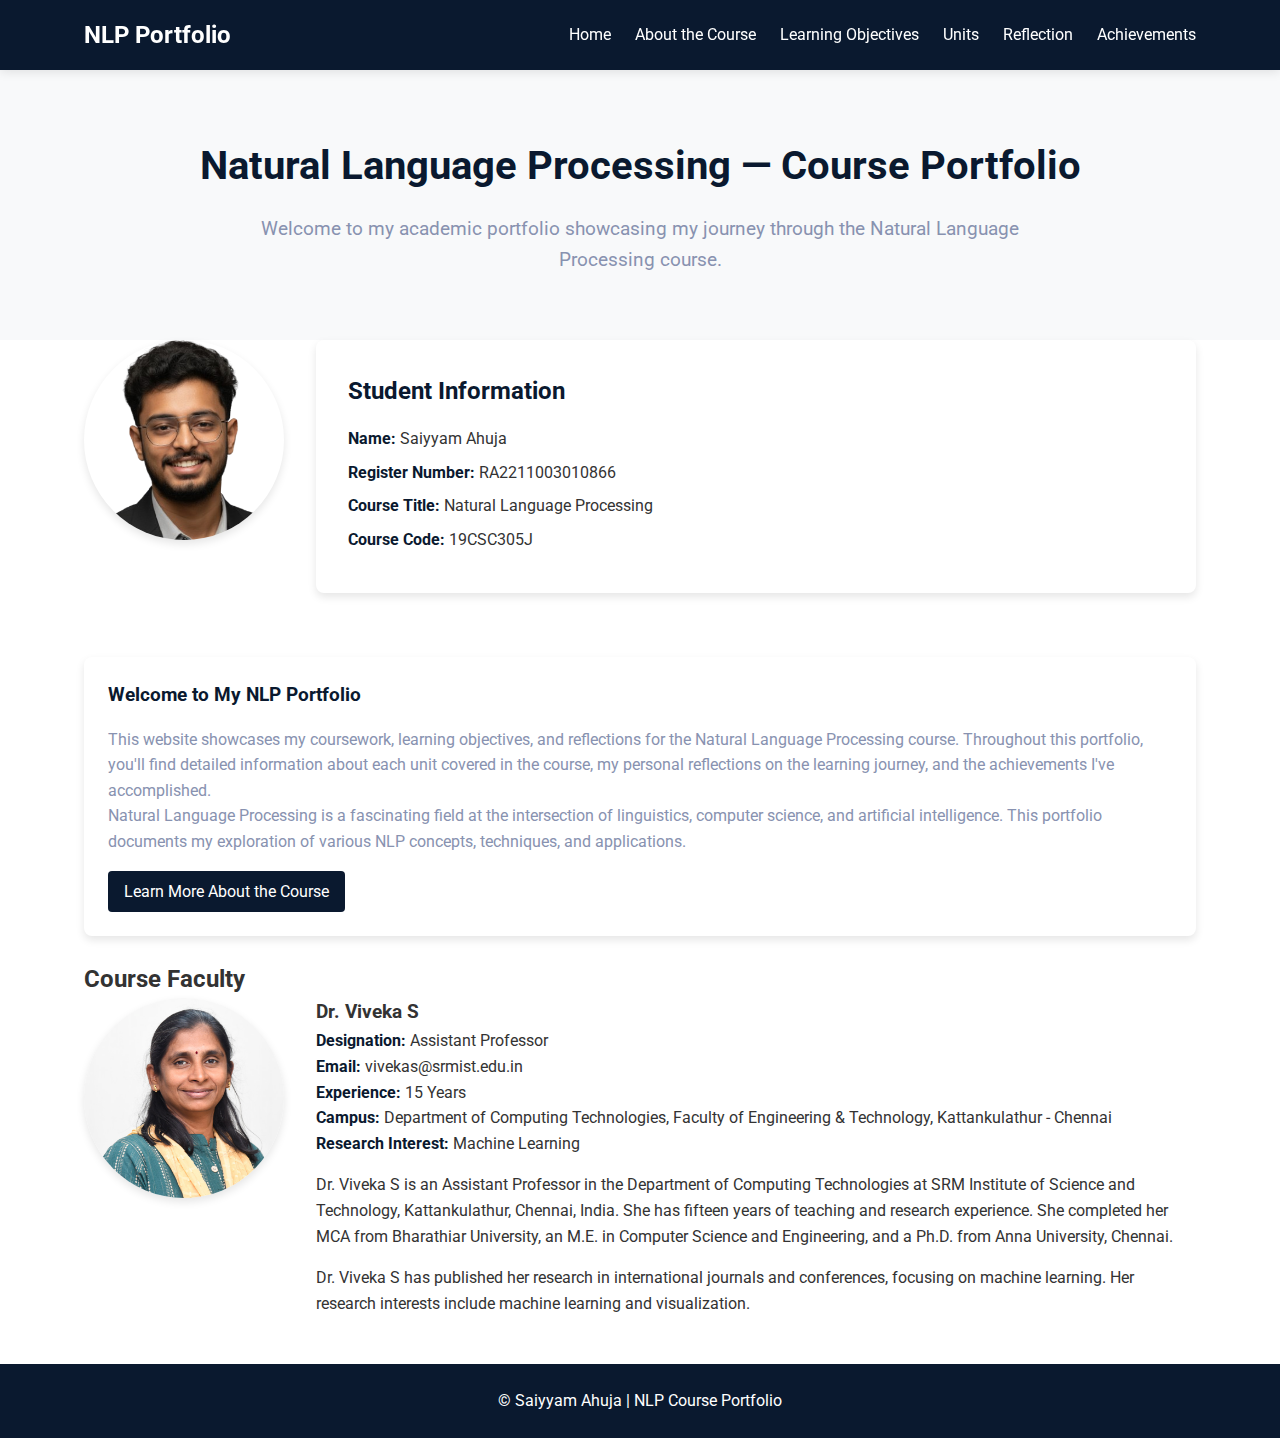
<file: index.html>
<!DOCTYPE html>
<html lang="en">
<head>
    <meta charset="UTF-8">
    <meta name="viewport" content="width=device-width, initial-scale=1.0">
    <title>NLP Course Portfolio | Saiyyam Ahuja</title>
    <link rel="stylesheet" href="styles.css">
    <link href="https://fonts.googleapis.com/css2?family=Roboto:wght@300;400;500;700&display=swap" rel="stylesheet">
</head>
<body>
    <header>
        <div class="container navbar">
            <a href="index.html" class="logo">NLP Portfolio</a>
            <nav>
                <ul class="nav-links">
                    <li><a href="index.html">Home</a></li>
                    <li><a href="about.html">About the Course</a></li>
                    <li><a href="objectives.html">Learning Objectives</a></li>
                    <li class="dropdown">
                        <a href="#">Units</a>
                        <div class="dropdown-content">
                            <a href="unit1.html">Unit 1</a>
                            <a href="unit2.html">Unit 2</a>
                            <a href="unit3.html">Unit 3</a>
                            <a href="unit4.html">Unit 4</a>
                            <a href="unit5.html">Unit 5</a>
                        </div>
                    </li>
                    <li><a href="reflection.html">Reflection</a></li>
                    <li><a href="achievements.html">Achievements</a></li>
                </ul>
            </nav>
            <div class="hamburger">
                <span class="bar"></span>
                <span class="bar"></span>
                <span class="bar"></span>
            </div>
        </div>
    </header>

    <section class="hero">
        <div class="container">
            <h1>Natural Language Processing — Course Portfolio</h1>
            <p>Welcome to my academic portfolio showcasing my journey through the Natural Language Processing course.</p>
        </div>
    </section>

    <main class="container">
        <section class="section">
            <div class="profile-section">
                <div class="student-profile">
                    <div class="profile-image">
                        <img src="saiyyam.png" alt="Saiyyam Ahuja" class="profile-photo circular">
                    </div>
                    <div class="student-info">
                        <h2>Student Information</h2>
                        <p><span class="info-label">Name:</span> Saiyyam Ahuja</p>
                        <p><span class="info-label">Register Number:</span> RA2211003010866</p>
                        <p><span class="info-label">Course Title:</span> Natural Language Processing</p>
                        <p><span class="info-label">Course Code:</span> 19CSC305J</p>
                    </div>
                </div>
            </div>

            <div class="card">
                <h3>Welcome to My NLP Portfolio</h3>
                <p>This website showcases my coursework, learning objectives, and reflections for the Natural Language Processing course. Throughout this portfolio, you'll find detailed information about each unit covered in the course, my personal reflections on the learning journey, and the achievements I've accomplished.</p>
                <p>Natural Language Processing is a fascinating field at the intersection of linguistics, computer science, and artificial intelligence. This portfolio documents my exploration of various NLP concepts, techniques, and applications.</p>
                <a href="about.html" class="btn">Learn More About the Course</a>
            </div>
            
            <div class="faculty-section">
                <h2>Course Faculty</h2>
                <div class="faculty-profile">
                    <div class="profile-image">
                        <img src="drviveka_maam.png" alt="Dr. Viveka S" class="profile-photo circular">
                    </div>
                    <div class="faculty-info">
                        <h3>Dr. Viveka S</h3>
                        <p><span class="info-label">Designation:</span> Assistant Professor</p>
                        <p><span class="info-label">Email:</span> vivekas@srmist.edu.in</p>
                        <p><span class="info-label">Experience:</span> 15 Years</p>
                        <p><span class="info-label">Campus:</span> Department of Computing Technologies, Faculty of Engineering & Technology, Kattankulathur - Chennai</p>
                        <p><span class="info-label">Research Interest:</span> Machine Learning</p>
                        <p class="faculty-bio">Dr. Viveka S is an Assistant Professor in the Department of Computing Technologies at SRM Institute of Science and Technology, Kattankulathur, Chennai, India. She has fifteen years of teaching and research experience. She completed her MCA from Bharathiar University, an M.E. in Computer Science and Engineering, and a Ph.D. from Anna University, Chennai.</p>
                        <p class="faculty-bio">Dr. Viveka S has published her research in international journals and conferences, focusing on machine learning. Her research interests include machine learning and visualization.</p>
                    </div>
                </div>
            </div>
        </section>
    </main>

    <footer>
        <div class="container">
            <p>&copy; Saiyyam Ahuja | NLP Course Portfolio</p>
        </div>
    </footer>

    <script src="script.js"></script>
</body>
</html>
</file>
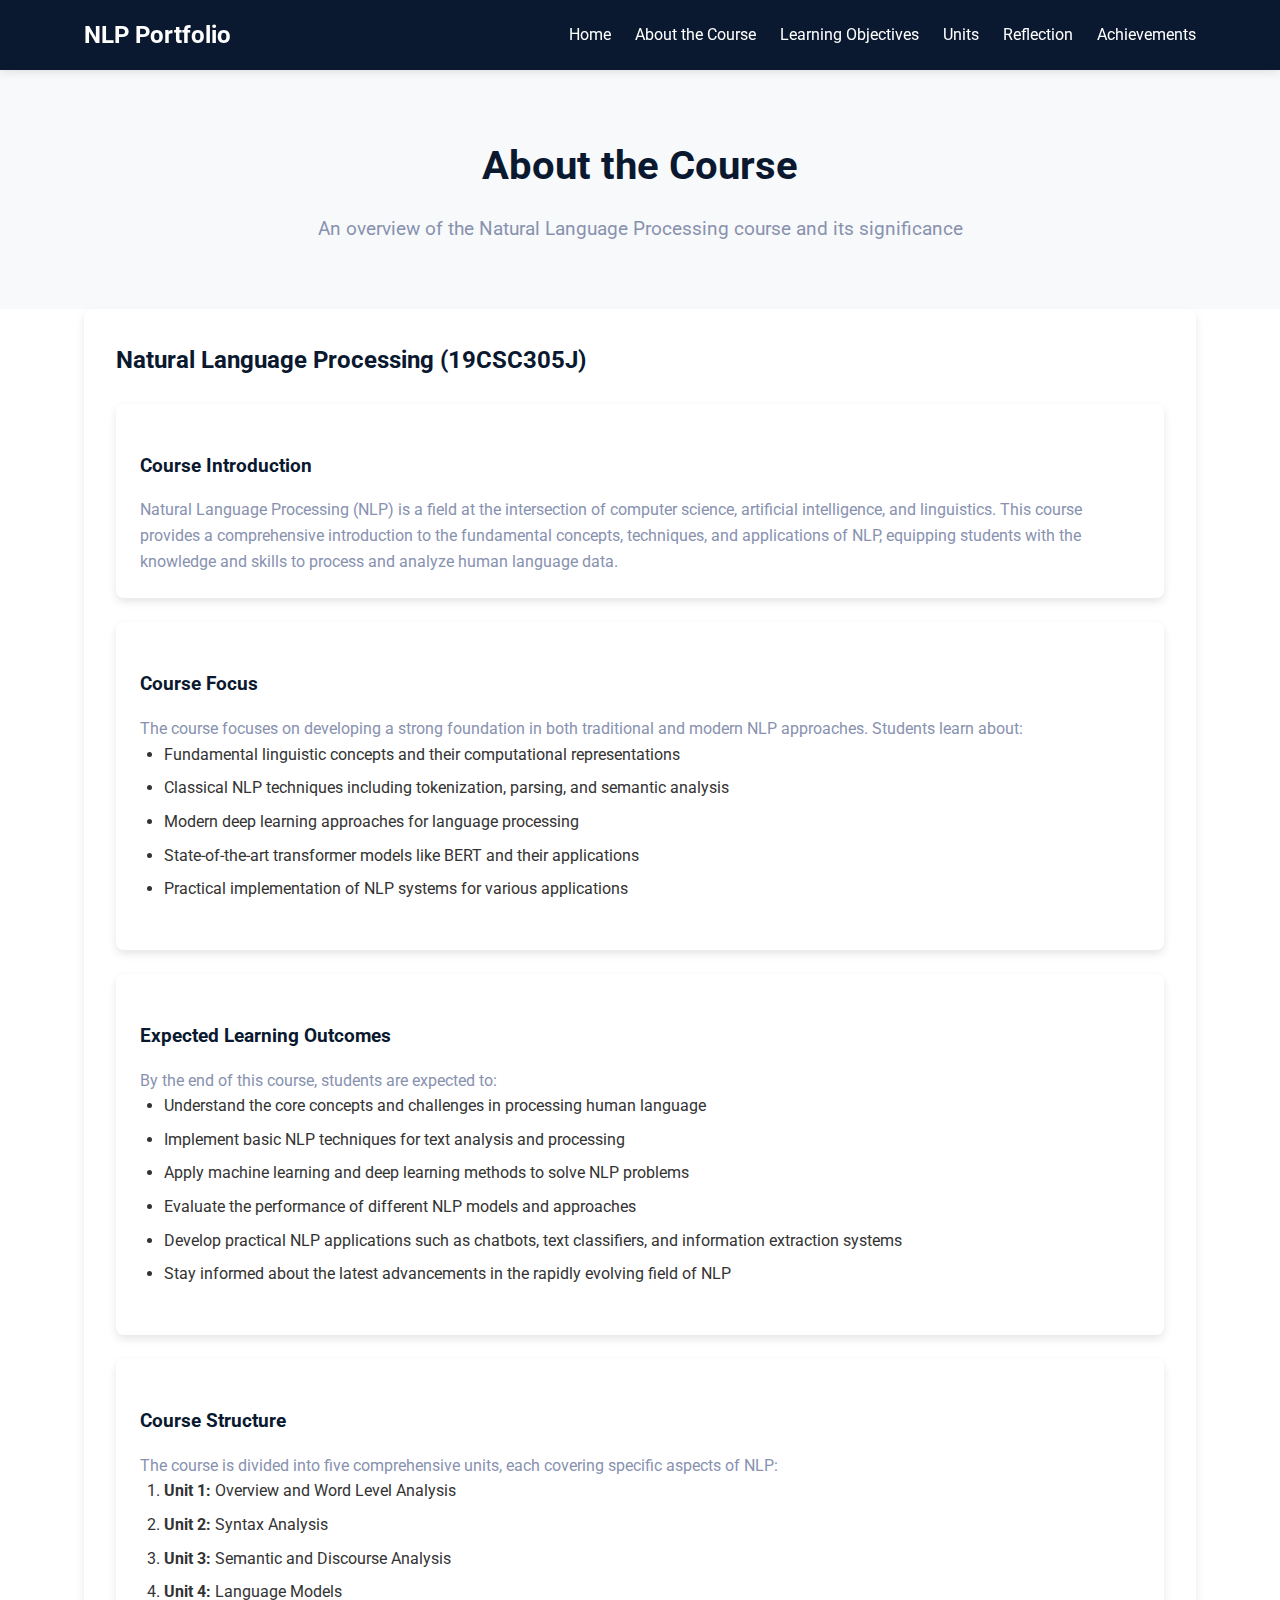
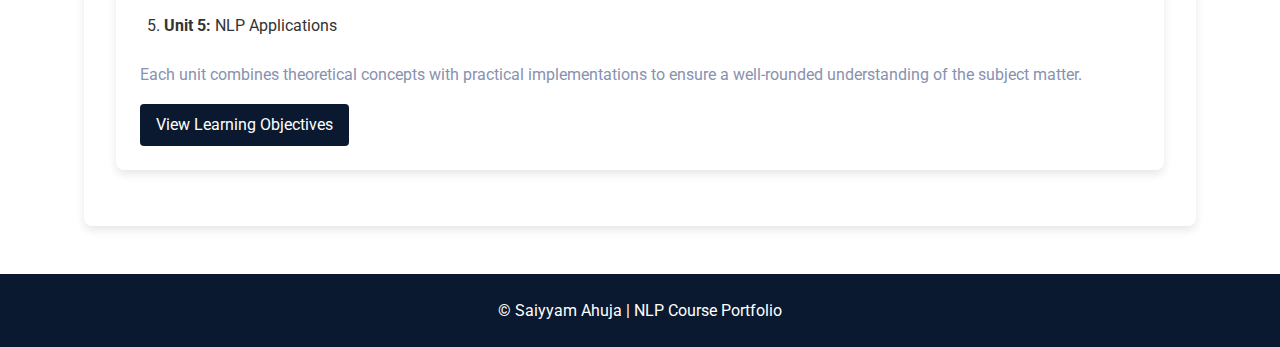
<file: about.html>
<!DOCTYPE html>
<html lang="en">
<head>
    <meta charset="UTF-8">
    <meta name="viewport" content="width=device-width, initial-scale=1.0">
    <title>About the Course | NLP Portfolio</title>
    <link rel="stylesheet" href="styles.css">
    <link href="https://fonts.googleapis.com/css2?family=Roboto:wght@300;400;500;700&display=swap" rel="stylesheet">
</head>
<body>
    <header>
        <div class="container navbar">
            <a href="index.html" class="logo">NLP Portfolio</a>
            <nav>
                <ul class="nav-links">
                    <li><a href="index.html">Home</a></li>
                    <li><a href="about.html">About the Course</a></li>
                    <li><a href="objectives.html">Learning Objectives</a></li>
                    <li class="dropdown">
                        <a href="#">Units</a>
                        <div class="dropdown-content">
                            <a href="unit1.html">Unit 1</a>
                            <a href="unit2.html">Unit 2</a>
                            <a href="unit3.html">Unit 3</a>
                            <a href="unit4.html">Unit 4</a>
                            <a href="unit5.html">Unit 5</a>
                        </div>
                    </li>
                    <li><a href="reflection.html">Reflection</a></li>
                    <li><a href="achievements.html">Achievements</a></li>
                </ul>
            </nav>
            <div class="hamburger">
                <span class="bar"></span>
                <span class="bar"></span>
                <span class="bar"></span>
            </div>
        </div>
    </header>

    <section class="hero">
        <div class="container">
            <h1>About the Course</h1>
            <p>An overview of the Natural Language Processing course and its significance</p>
        </div>
    </section>

    <main class="container">
        <section class="section">
            <div class="unit-content">
                <h2>Natural Language Processing (19CSC305J)</h2>
                
                <div class="card">
                    <h3>Course Introduction</h3>
                    <p>Natural Language Processing (NLP) is a field at the intersection of computer science, artificial intelligence, and linguistics. This course provides a comprehensive introduction to the fundamental concepts, techniques, and applications of NLP, equipping students with the knowledge and skills to process and analyze human language data.</p>
                </div>
                
                <div class="card">
                    <h3>Course Focus</h3>
                    <p>The course focuses on developing a strong foundation in both traditional and modern NLP approaches. Students learn about:</p>
                    <ul>
                        <li>Fundamental linguistic concepts and their computational representations</li>
                        <li>Classical NLP techniques including tokenization, parsing, and semantic analysis</li>
                        <li>Modern deep learning approaches for language processing</li>
                        <li>State-of-the-art transformer models like BERT and their applications</li>
                        <li>Practical implementation of NLP systems for various applications</li>
                    </ul>
                </div>
                
                <div class="card">
                    <h3>Expected Learning Outcomes</h3>
                    <p>By the end of this course, students are expected to:</p>
                    <ul>
                        <li>Understand the core concepts and challenges in processing human language</li>
                        <li>Implement basic NLP techniques for text analysis and processing</li>
                        <li>Apply machine learning and deep learning methods to solve NLP problems</li>
                        <li>Evaluate the performance of different NLP models and approaches</li>
                        <li>Develop practical NLP applications such as chatbots, text classifiers, and information extraction systems</li>
                        <li>Stay informed about the latest advancements in the rapidly evolving field of NLP</li>
                    </ul>
                </div>
                
                <div class="card">
                    <h3>Course Structure</h3>
                    <p>The course is divided into five comprehensive units, each covering specific aspects of NLP:</p>
                    <ol>
                        <li><strong>Unit 1:</strong> Overview and Word Level Analysis</li>
                        <li><strong>Unit 2:</strong> Syntax Analysis</li>
                        <li><strong>Unit 3:</strong> Semantic and Discourse Analysis</li>
                        <li><strong>Unit 4:</strong> Language Models</li>
                        <li><strong>Unit 5:</strong> NLP Applications</li>
                    </ol>
                    <p>Each unit combines theoretical concepts with practical implementations to ensure a well-rounded understanding of the subject matter.</p>
                    <a href="objectives.html" class="btn">View Learning Objectives</a>
                </div>
            </div>
        </section>
    </main>

    <footer>
        <div class="container">
            <p>&copy; Saiyyam Ahuja | NLP Course Portfolio</p>
        </div>
    </footer>

    <script src="script.js"></script>
</body>
</html>
</file>
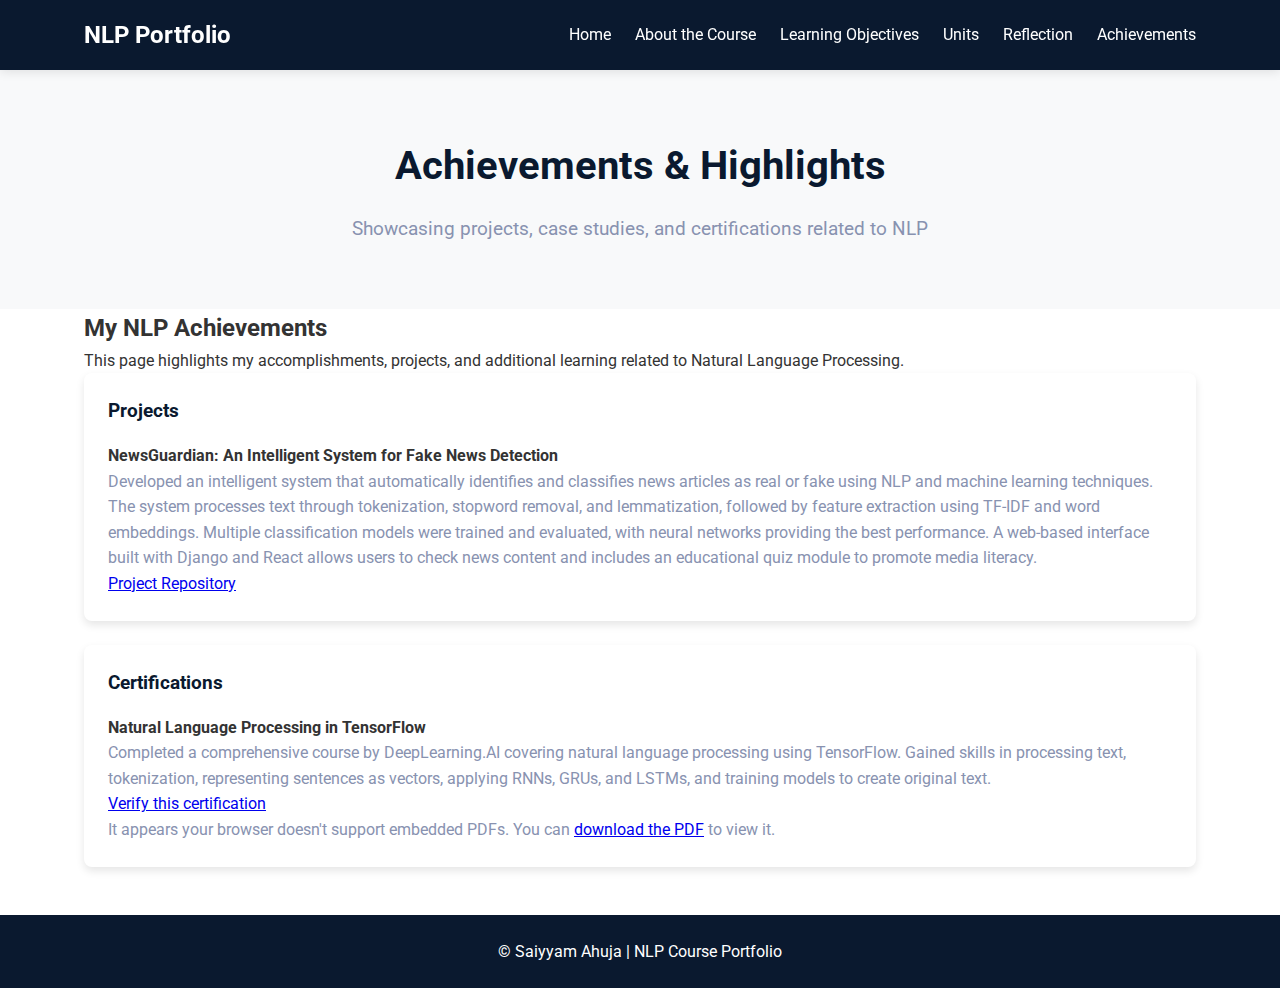
<file: achievements.html>
<!DOCTYPE html>
<html lang="en">
<head>
    <meta charset="UTF-8">
    <meta name="viewport" content="width=device-width, initial-scale=1.0">
    <title>Achievements | NLP Portfolio</title>
    <link rel="stylesheet" href="styles.css">
    <link href="https://fonts.googleapis.com/css2?family=Roboto:wght@300;400;500;700&display=swap" rel="stylesheet">
</head>
<body>
    <header>
        <div class="container navbar">
            <a href="index.html" class="logo">NLP Portfolio</a>
            <nav>
                <ul class="nav-links">
                    <li><a href="index.html">Home</a></li>
                    <li><a href="about.html">About the Course</a></li>
                    <li><a href="objectives.html">Learning Objectives</a></li>
                    <li class="dropdown">
                        <a href="#">Units</a>
                        <div class="dropdown-content">
                            <a href="unit1.html">Unit 1</a>
                            <a href="unit2.html">Unit 2</a>
                            <a href="unit3.html">Unit 3</a>
                            <a href="unit4.html">Unit 4</a>
                            <a href="unit5.html">Unit 5</a>
                        </div>
                    </li>
                    <li><a href="reflection.html">Reflection</a></li>
                    <li><a href="achievements.html">Achievements</a></li>
                </ul>
            </nav>
            <div class="hamburger">
                <span class="bar"></span>
                <span class="bar"></span>
                <span class="bar"></span>
            </div>
        </div>
    </header>

    <section class="hero">
        <div class="container">
            <h1>Achievements & Highlights</h1>
            <p>Showcasing projects, case studies, and certifications related to NLP</p>
        </div>
    </section>

    <main class="container">
        <section class="section">
            <h2>My NLP Achievements</h2>
            <p>This page highlights my accomplishments, projects, and additional learning related to Natural Language Processing.</p>
            
            <div class="achievements-grid">
                <div class="card">
                    <h3>Projects</h3>
                    <div class="achievement-item">
                        <h4>NewsGuardian: An Intelligent System for Fake News Detection</h4>
                        <p>Developed an intelligent system that automatically identifies and classifies news articles as real or fake using NLP and machine learning techniques. The system processes text through tokenization, stopword removal, and lemmatization, followed by feature extraction using TF-IDF and word embeddings. Multiple classification models were trained and evaluated, with neural networks providing the best performance. A web-based interface built with Django and React allows users to check news content and includes an educational quiz module to promote media literacy.</p>
                        <p><a href="#" class="link">Project Repository</a></p>
                    </div>
                </div>
                
                <div class="card">
                    <h3>Certifications</h3>
                    <div class="achievement-item">
                        <h4>Natural Language Processing in TensorFlow</h4>
                        <p>Completed a comprehensive course by DeepLearning.AI covering natural language processing using TensorFlow. Gained skills in processing text, tokenization, representing sentences as vectors, applying RNNs, GRUs, and LSTMs, and training models to create original text.</p>
                        <p><a href="https://www.coursera.org/account/accomplishments/verify/GHGCC04BYACM" target="_blank" class="link">Verify this certification</a></p>
                        <div class="certification-image">
                            <object data="Coursera GHGCC04BYACM.pdf" type="application/pdf" width="100%" height="500px">
                                <p>It appears your browser doesn't support embedded PDFs. You can <a href="Coursera GHGCC04BYACM.pdf">download the PDF</a> to view it.</p>
                            </object>
                        </div>
                    </div>
                </div>
            </div>
        </section>
    </main>

    <footer>
        <div class="container">
            <p>&copy; Saiyyam Ahuja | NLP Course Portfolio</p>
        </div>
    </footer>

    <script src="script.js"></script>
</body>
</html>
</file>
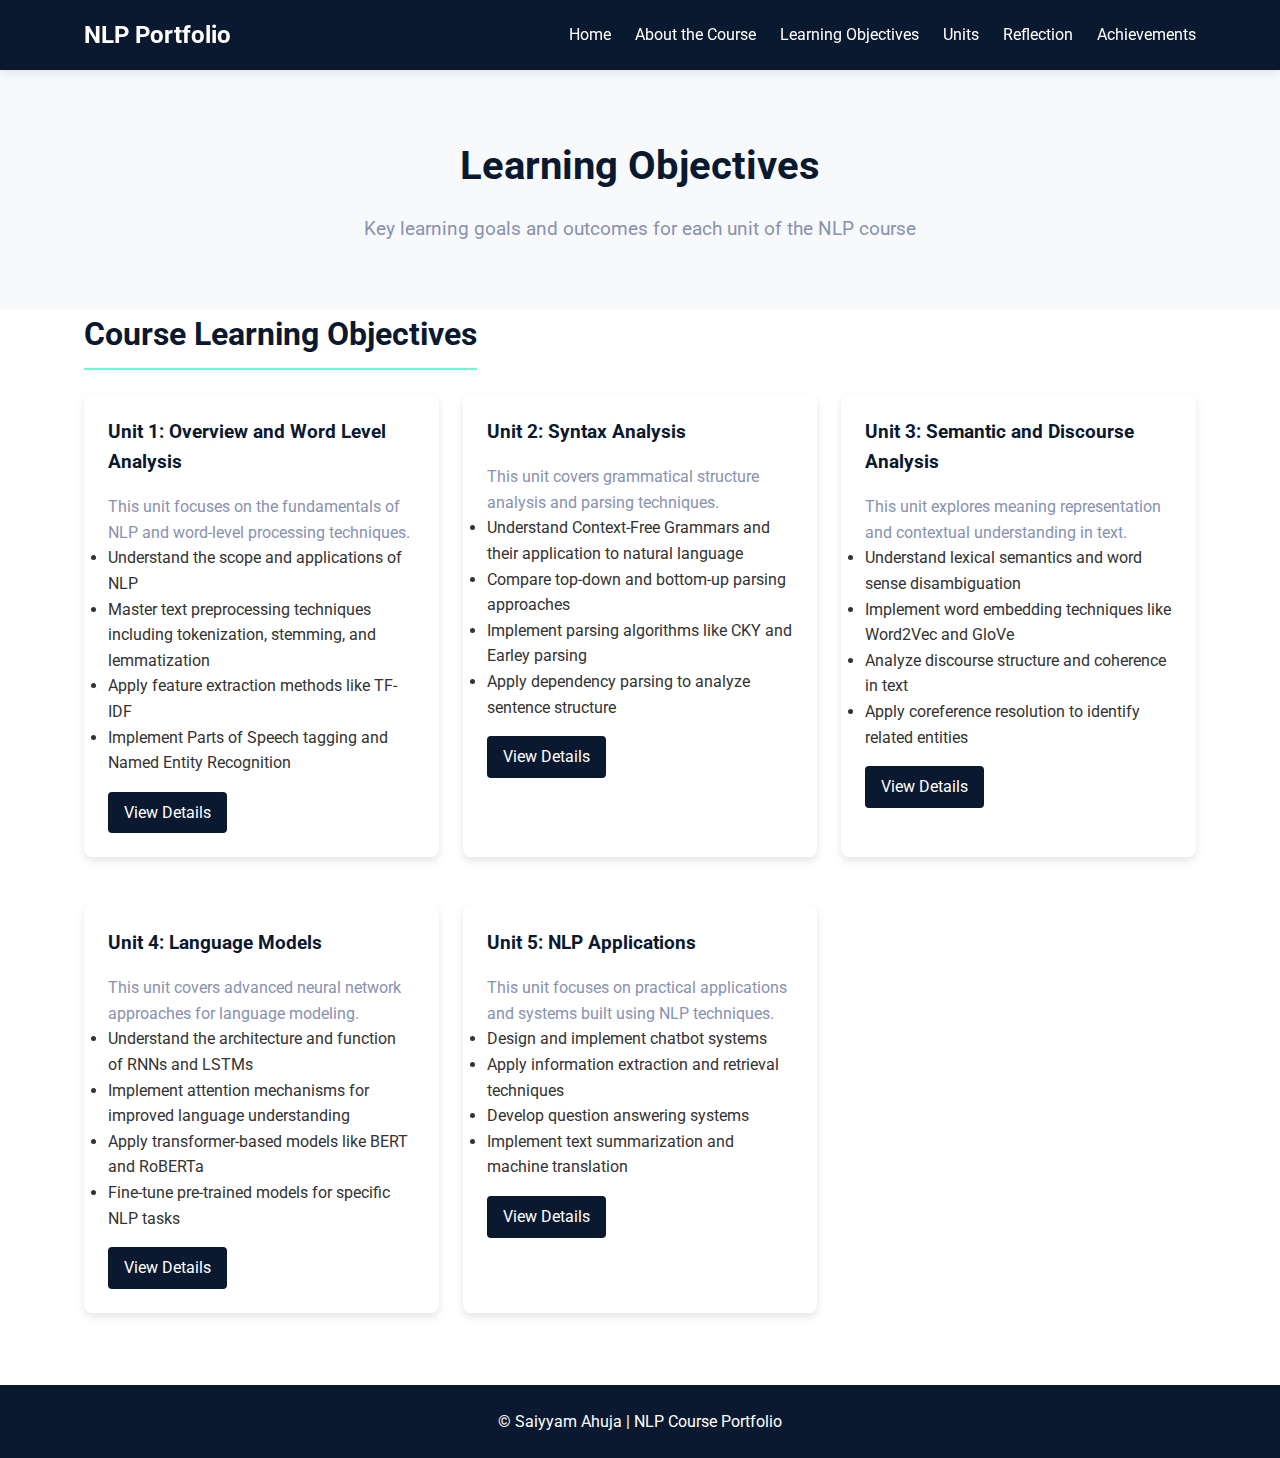
<file: objectives.html>
<!DOCTYPE html>
<html lang="en">
<head>
    <meta charset="UTF-8">
    <meta name="viewport" content="width=device-width, initial-scale=1.0">
    <title>Learning Objectives | NLP Portfolio</title>
    <link rel="stylesheet" href="styles.css">
    <link href="https://fonts.googleapis.com/css2?family=Roboto:wght@300;400;500;700&display=swap" rel="stylesheet">
</head>
<body>
    <header>
        <div class="container navbar">
            <a href="index.html" class="logo">NLP Portfolio</a>
            <nav>
                <ul class="nav-links">
                    <li><a href="index.html">Home</a></li>
                    <li><a href="about.html">About the Course</a></li>
                    <li><a href="objectives.html">Learning Objectives</a></li>
                    <li class="dropdown">
                        <a href="#">Units</a>
                        <div class="dropdown-content">
                            <a href="unit1.html">Unit 1</a>
                            <a href="unit2.html">Unit 2</a>
                            <a href="unit3.html">Unit 3</a>
                            <a href="unit4.html">Unit 4</a>
                            <a href="unit5.html">Unit 5</a>
                        </div>
                    </li>
                    <li><a href="reflection.html">Reflection</a></li>
                    <li><a href="achievements.html">Achievements</a></li>
                </ul>
            </nav>
            <div class="hamburger">
                <span class="bar"></span>
                <span class="bar"></span>
                <span class="bar"></span>
            </div>
        </div>
    </header>

    <section class="hero">
        <div class="container">
            <h1>Learning Objectives</h1>
            <p>Key learning goals and outcomes for each unit of the NLP course</p>
        </div>
    </section>

    <main class="container">
        <section class="section">
            <h2 class="section-title">Course Learning Objectives</h2>
            
            <div class="grid">
                <div class="card">
                    <h3>Unit 1: Overview and Word Level Analysis</h3>
                    <p>This unit focuses on the fundamentals of NLP and word-level processing techniques.</p>
                    <ul>
                        <li>Understand the scope and applications of NLP</li>
                        <li>Master text preprocessing techniques including tokenization, stemming, and lemmatization</li>
                        <li>Apply feature extraction methods like TF-IDF</li>
                        <li>Implement Parts of Speech tagging and Named Entity Recognition</li>
                    </ul>
                    <a href="unit1.html" class="btn">View Details</a>
                </div>
                
                <div class="card">
                    <h3>Unit 2: Syntax Analysis</h3>
                    <p>This unit covers grammatical structure analysis and parsing techniques.</p>
                    <ul>
                        <li>Understand Context-Free Grammars and their application to natural language</li>
                        <li>Compare top-down and bottom-up parsing approaches</li>
                        <li>Implement parsing algorithms like CKY and Earley parsing</li>
                        <li>Apply dependency parsing to analyze sentence structure</li>
                    </ul>
                    <a href="unit2.html" class="btn">View Details</a>
                </div>
                
                <div class="card">
                    <h3>Unit 3: Semantic and Discourse Analysis</h3>
                    <p>This unit explores meaning representation and contextual understanding in text.</p>
                    <ul>
                        <li>Understand lexical semantics and word sense disambiguation</li>
                        <li>Implement word embedding techniques like Word2Vec and GloVe</li>
                        <li>Analyze discourse structure and coherence in text</li>
                        <li>Apply coreference resolution to identify related entities</li>
                    </ul>
                    <a href="unit3.html" class="btn">View Details</a>
                </div>
                
                <div class="card">
                    <h3>Unit 4: Language Models</h3>
                    <p>This unit covers advanced neural network approaches for language modeling.</p>
                    <ul>
                        <li>Understand the architecture and function of RNNs and LSTMs</li>
                        <li>Implement attention mechanisms for improved language understanding</li>
                        <li>Apply transformer-based models like BERT and RoBERTa</li>
                        <li>Fine-tune pre-trained models for specific NLP tasks</li>
                    </ul>
                    <a href="unit4.html" class="btn">View Details</a>
                </div>
                
                <div class="card">
                    <h3>Unit 5: NLP Applications</h3>
                    <p>This unit focuses on practical applications and systems built using NLP techniques.</p>
                    <ul>
                        <li>Design and implement chatbot systems</li>
                        <li>Apply information extraction and retrieval techniques</li>
                        <li>Develop question answering systems</li>
                        <li>Implement text summarization and machine translation</li>
                    </ul>
                    <a href="unit5.html" class="btn">View Details</a>
                </div>
            </div>
        </section>
    </main>

    <footer>
        <div class="container">
            <p>&copy; Saiyyam Ahuja | NLP Course Portfolio</p>
        </div>
    </footer>

    <script src="script.js"></script>
</body>
</html>
</file>
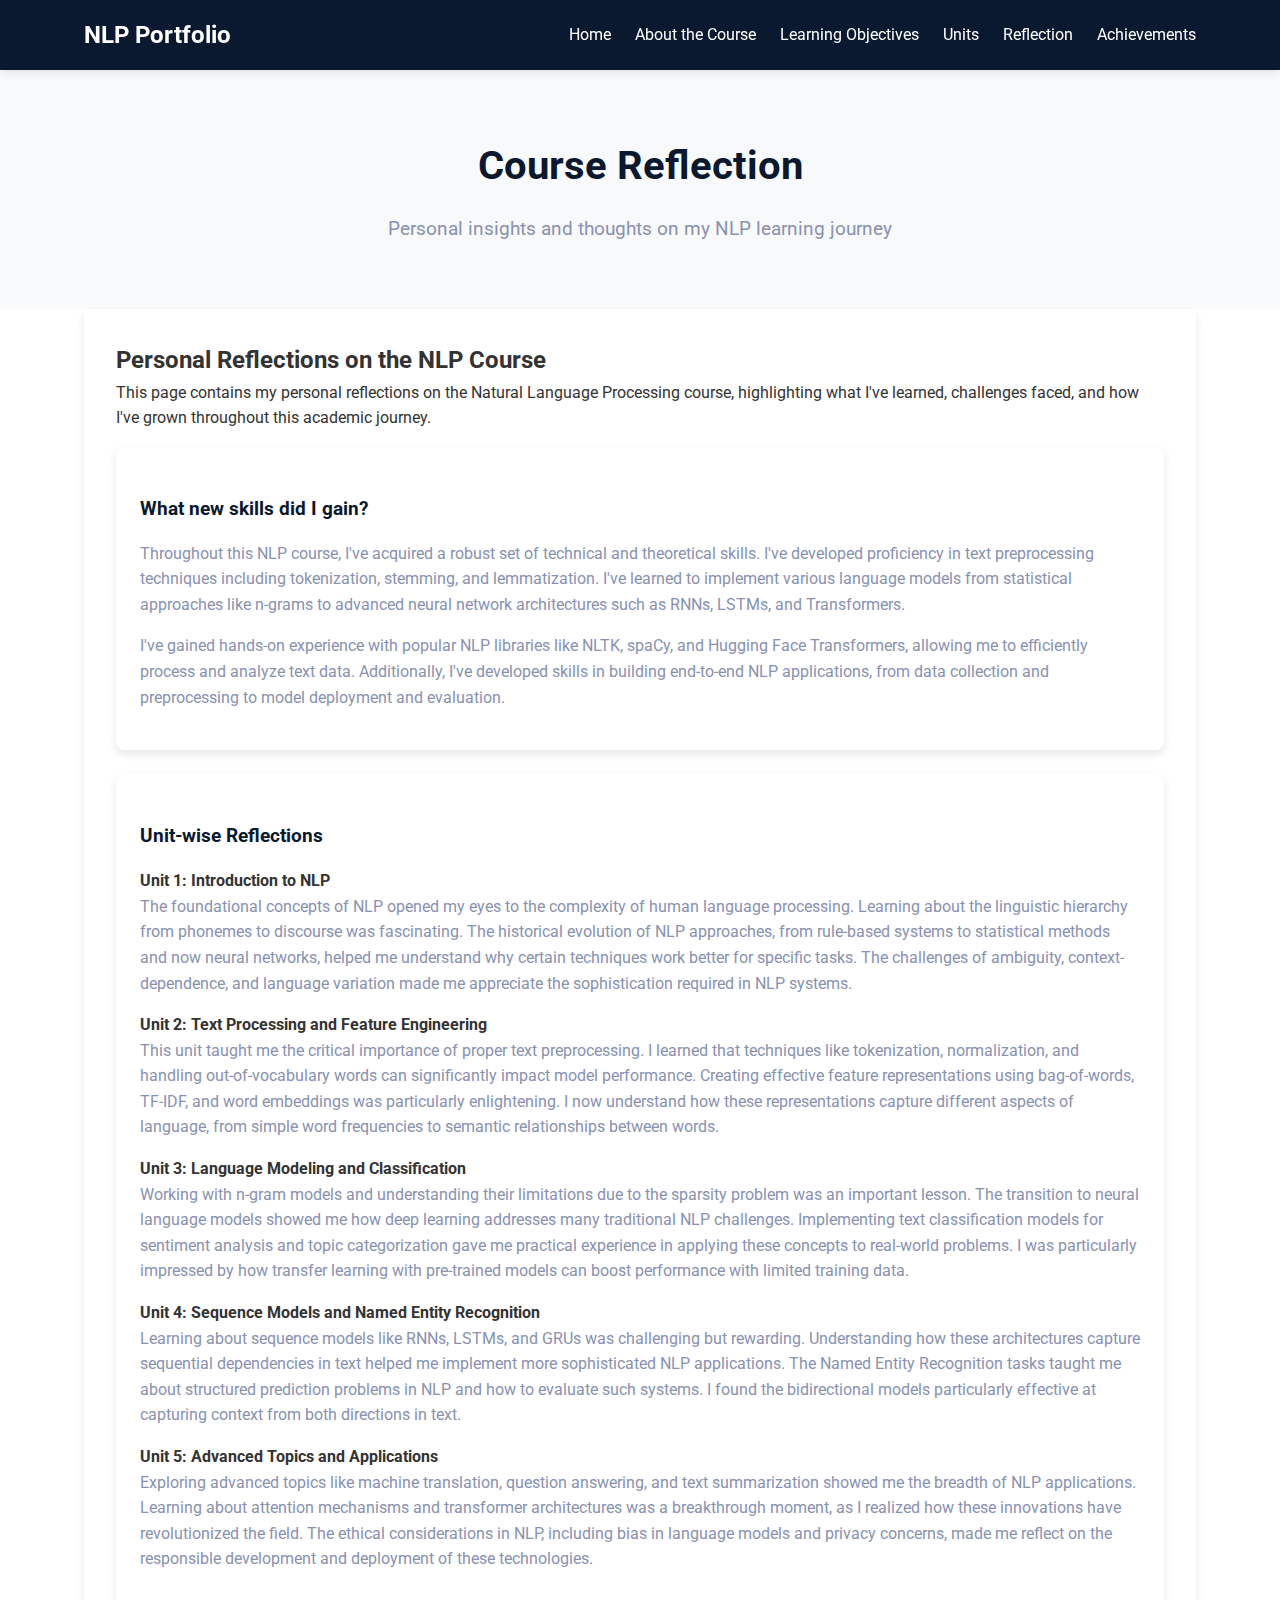
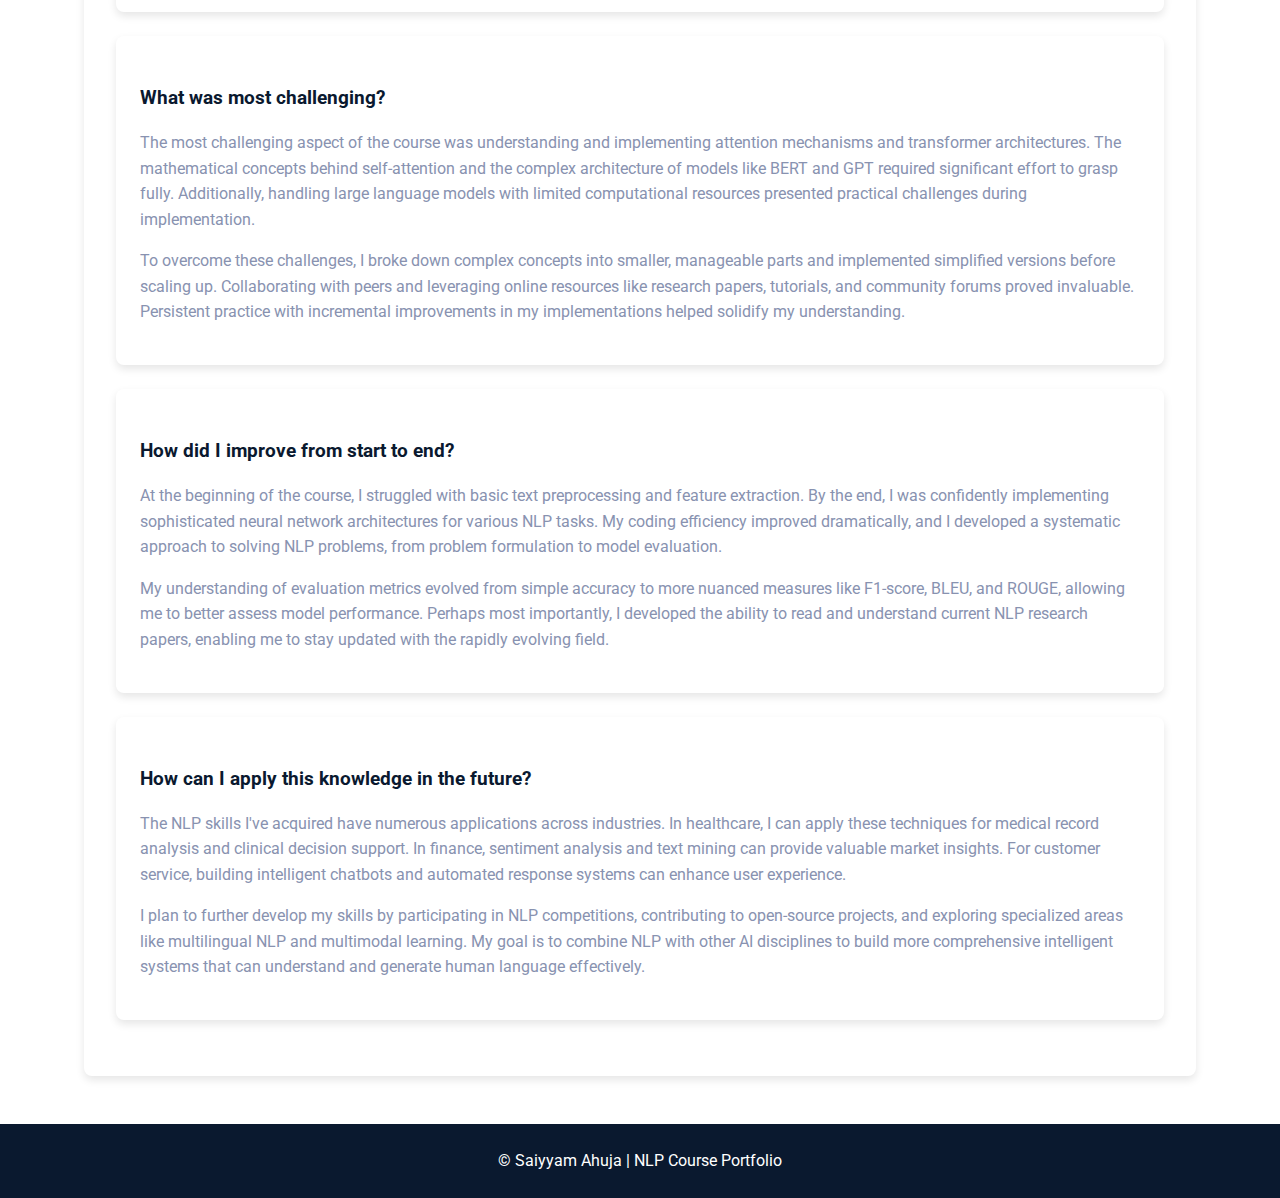
<file: reflection.html>
<!DOCTYPE html>
<html lang="en">
<head>
    <meta charset="UTF-8">
    <meta name="viewport" content="width=device-width, initial-scale=1.0">
    <title>Reflection | NLP Portfolio</title>
    <link rel="stylesheet" href="styles.css">
    <link href="https://fonts.googleapis.com/css2?family=Roboto:wght@300;400;500;700&display=swap" rel="stylesheet">
</head>
<body>
    <header>
        <div class="container navbar">
            <a href="index.html" class="logo">NLP Portfolio</a>
            <nav>
                <ul class="nav-links">
                    <li><a href="index.html">Home</a></li>
                    <li><a href="about.html">About the Course</a></li>
                    <li><a href="objectives.html">Learning Objectives</a></li>
                    <li class="dropdown">
                        <a href="#">Units</a>
                        <div class="dropdown-content">
                            <a href="unit1.html">Unit 1</a>
                            <a href="unit2.html">Unit 2</a>
                            <a href="unit3.html">Unit 3</a>
                            <a href="unit4.html">Unit 4</a>
                            <a href="unit5.html">Unit 5</a>
                        </div>
                    </li>
                    <li><a href="reflection.html">Reflection</a></li>
                    <li><a href="achievements.html">Achievements</a></li>
                </ul>
            </nav>
            <div class="hamburger">
                <span class="bar"></span>
                <span class="bar"></span>
                <span class="bar"></span>
            </div>
        </div>
    </header>

    <section class="hero">
        <div class="container">
            <h1>Course Reflection</h1>
            <p>Personal insights and thoughts on my NLP learning journey</p>
        </div>
    </section>

    <main class="container">
        <section class="section">
            <div class="reflection-section">
                <h2>Personal Reflections on the NLP Course</h2>
                <p>This page contains my personal reflections on the Natural Language Processing course, highlighting what I've learned, challenges faced, and how I've grown throughout this academic journey.</p>
                
                <div class="card">
                    <h3>What new skills did I gain?</h3>
                    <p>Throughout this NLP course, I've acquired a robust set of technical and theoretical skills. I've developed proficiency in text preprocessing techniques including tokenization, stemming, and lemmatization. I've learned to implement various language models from statistical approaches like n-grams to advanced neural network architectures such as RNNs, LSTMs, and Transformers.</p>
                    <p>I've gained hands-on experience with popular NLP libraries like NLTK, spaCy, and Hugging Face Transformers, allowing me to efficiently process and analyze text data. Additionally, I've developed skills in building end-to-end NLP applications, from data collection and preprocessing to model deployment and evaluation.</p>
                </div>
                
                <div class="card">
                    <h3>Unit-wise Reflections</h3>
                    
                    <h4>Unit 1: Introduction to NLP</h4>
                    <p>The foundational concepts of NLP opened my eyes to the complexity of human language processing. Learning about the linguistic hierarchy from phonemes to discourse was fascinating. The historical evolution of NLP approaches, from rule-based systems to statistical methods and now neural networks, helped me understand why certain techniques work better for specific tasks. The challenges of ambiguity, context-dependence, and language variation made me appreciate the sophistication required in NLP systems.</p>
                    
                    <h4>Unit 2: Text Processing and Feature Engineering</h4>
                    <p>This unit taught me the critical importance of proper text preprocessing. I learned that techniques like tokenization, normalization, and handling out-of-vocabulary words can significantly impact model performance. Creating effective feature representations using bag-of-words, TF-IDF, and word embeddings was particularly enlightening. I now understand how these representations capture different aspects of language, from simple word frequencies to semantic relationships between words.</p>
                    
                    <h4>Unit 3: Language Modeling and Classification</h4>
                    <p>Working with n-gram models and understanding their limitations due to the sparsity problem was an important lesson. The transition to neural language models showed me how deep learning addresses many traditional NLP challenges. Implementing text classification models for sentiment analysis and topic categorization gave me practical experience in applying these concepts to real-world problems. I was particularly impressed by how transfer learning with pre-trained models can boost performance with limited training data.</p>
                    
                    <h4>Unit 4: Sequence Models and Named Entity Recognition</h4>
                    <p>Learning about sequence models like RNNs, LSTMs, and GRUs was challenging but rewarding. Understanding how these architectures capture sequential dependencies in text helped me implement more sophisticated NLP applications. The Named Entity Recognition tasks taught me about structured prediction problems in NLP and how to evaluate such systems. I found the bidirectional models particularly effective at capturing context from both directions in text.</p>
                    
                    <h4>Unit 5: Advanced Topics and Applications</h4>
                    <p>Exploring advanced topics like machine translation, question answering, and text summarization showed me the breadth of NLP applications. Learning about attention mechanisms and transformer architectures was a breakthrough moment, as I realized how these innovations have revolutionized the field. The ethical considerations in NLP, including bias in language models and privacy concerns, made me reflect on the responsible development and deployment of these technologies.</p>
                </div>
                
                <div class="card">
                    <h3>What was most challenging?</h3>
                    <p>The most challenging aspect of the course was understanding and implementing attention mechanisms and transformer architectures. The mathematical concepts behind self-attention and the complex architecture of models like BERT and GPT required significant effort to grasp fully. Additionally, handling large language models with limited computational resources presented practical challenges during implementation.</p>
                    <p>To overcome these challenges, I broke down complex concepts into smaller, manageable parts and implemented simplified versions before scaling up. Collaborating with peers and leveraging online resources like research papers, tutorials, and community forums proved invaluable. Persistent practice with incremental improvements in my implementations helped solidify my understanding.</p>
                </div>
                
                <div class="card">
                    <h3>How did I improve from start to end?</h3>
                    <p>At the beginning of the course, I struggled with basic text preprocessing and feature extraction. By the end, I was confidently implementing sophisticated neural network architectures for various NLP tasks. My coding efficiency improved dramatically, and I developed a systematic approach to solving NLP problems, from problem formulation to model evaluation.</p>
                    <p>My understanding of evaluation metrics evolved from simple accuracy to more nuanced measures like F1-score, BLEU, and ROUGE, allowing me to better assess model performance. Perhaps most importantly, I developed the ability to read and understand current NLP research papers, enabling me to stay updated with the rapidly evolving field.</p>
                </div>
                
                <div class="card">
                    <h3>How can I apply this knowledge in the future?</h3>
                    <p>The NLP skills I've acquired have numerous applications across industries. In healthcare, I can apply these techniques for medical record analysis and clinical decision support. In finance, sentiment analysis and text mining can provide valuable market insights. For customer service, building intelligent chatbots and automated response systems can enhance user experience.</p>
                    <p>I plan to further develop my skills by participating in NLP competitions, contributing to open-source projects, and exploring specialized areas like multilingual NLP and multimodal learning. My goal is to combine NLP with other AI disciplines to build more comprehensive intelligent systems that can understand and generate human language effectively.</p>
                </div>
            </div>
        </section>
    </main>

    <footer>
        <div class="container">
            <p>&copy; Saiyyam Ahuja | NLP Course Portfolio</p>
        </div>
    </footer>

    <script src="script.js"></script>
</body>
</html>
</file>
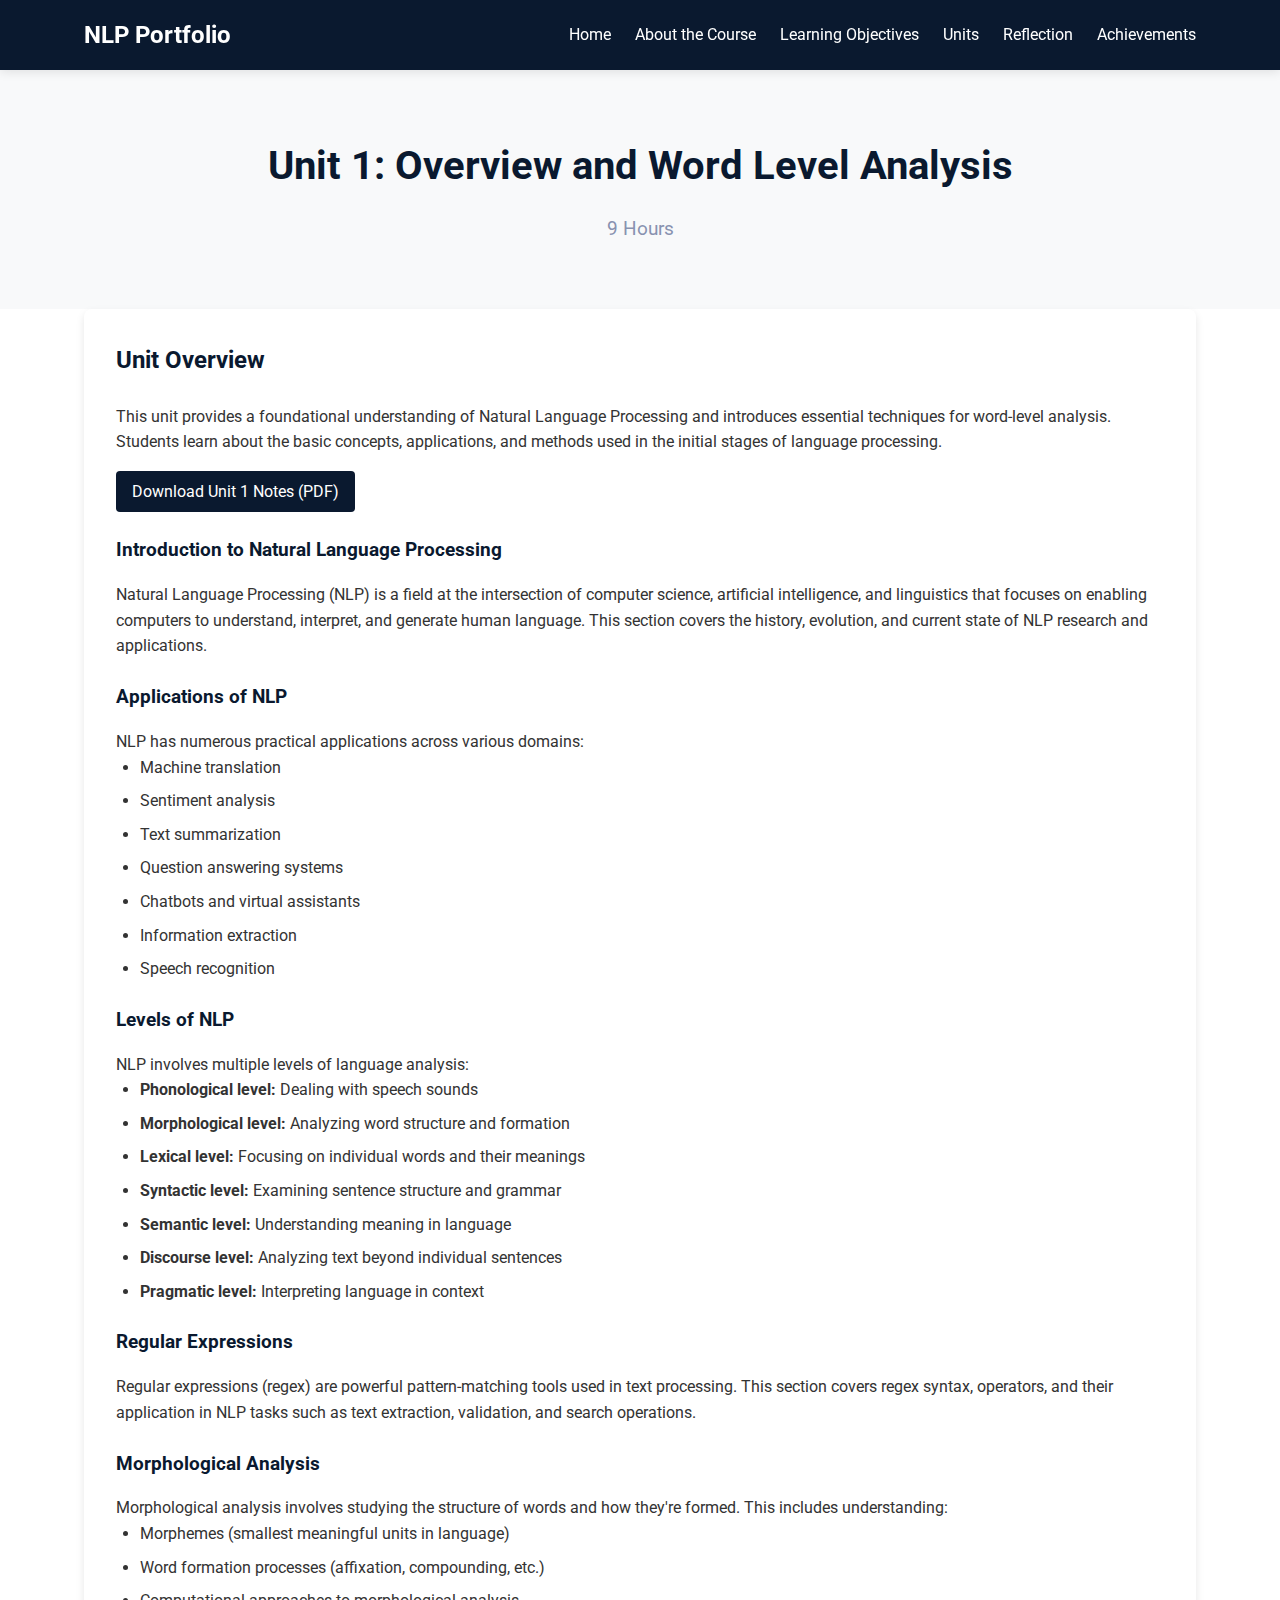
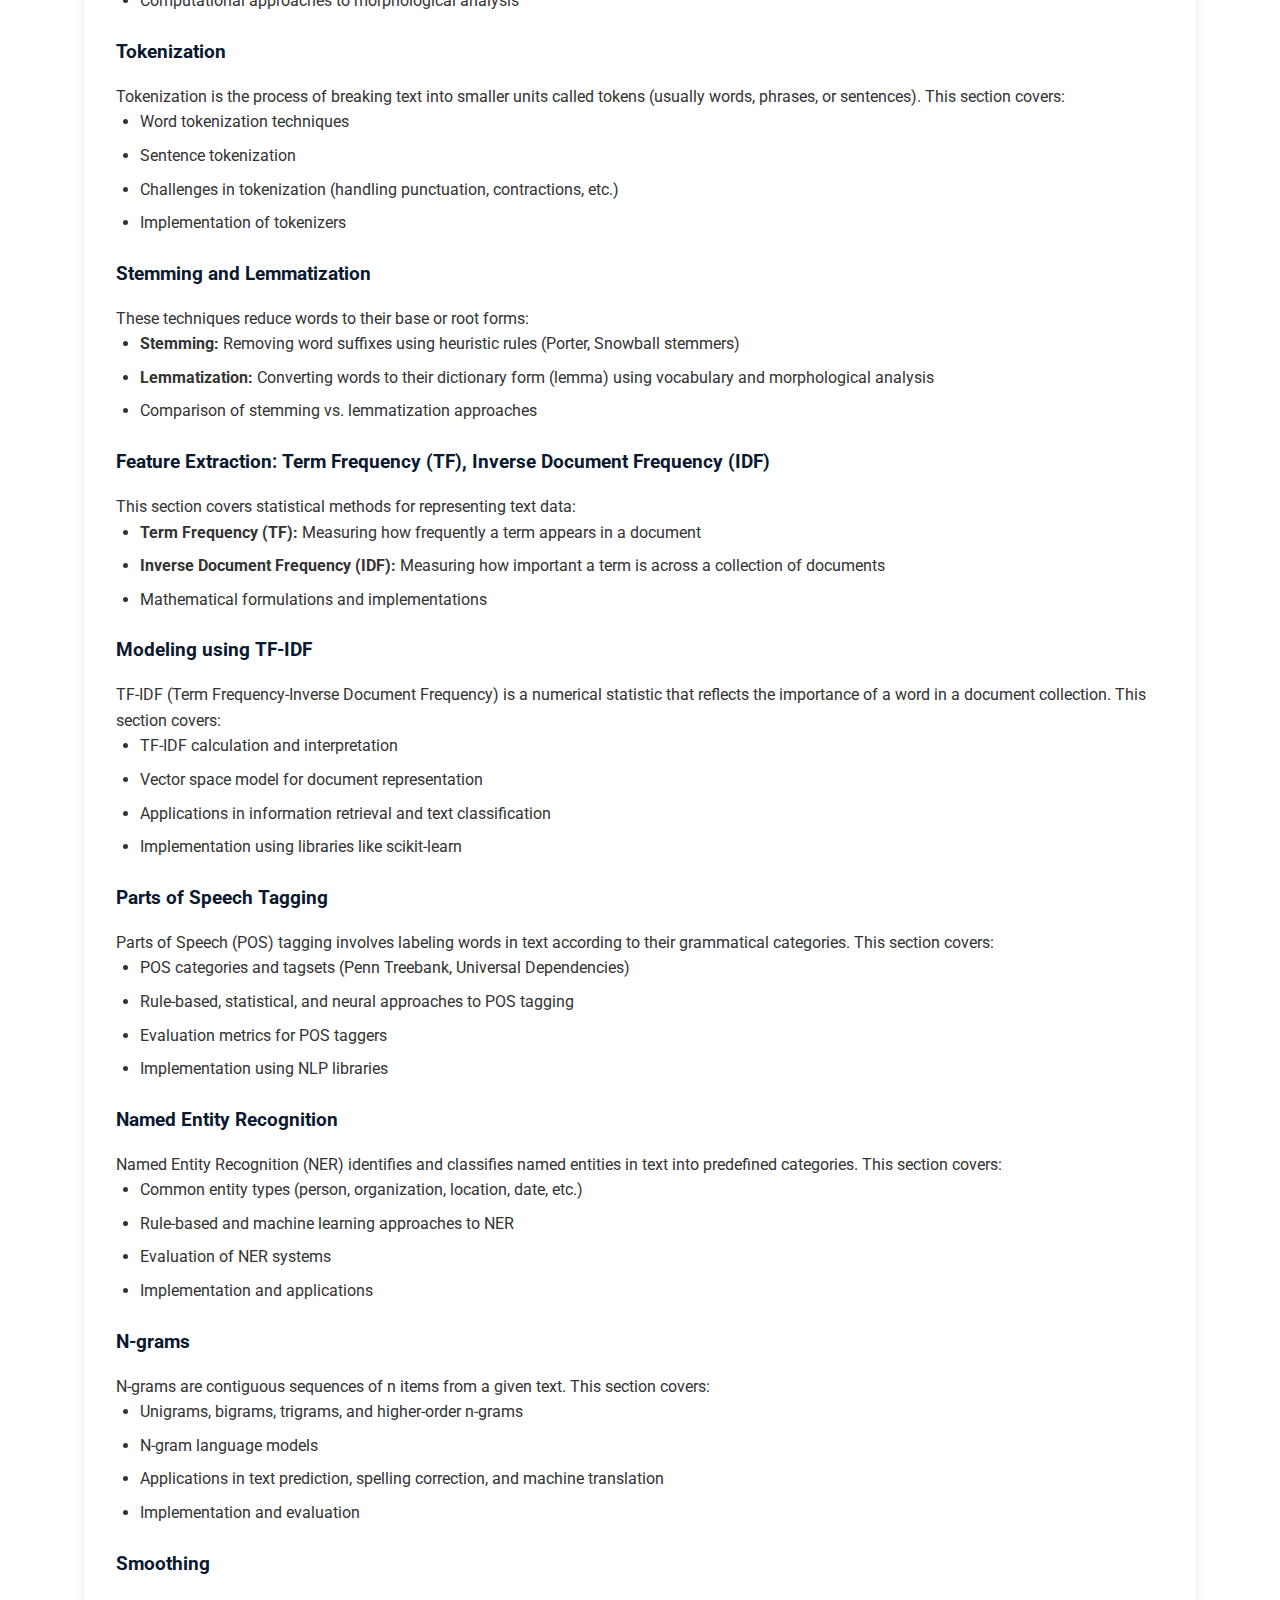
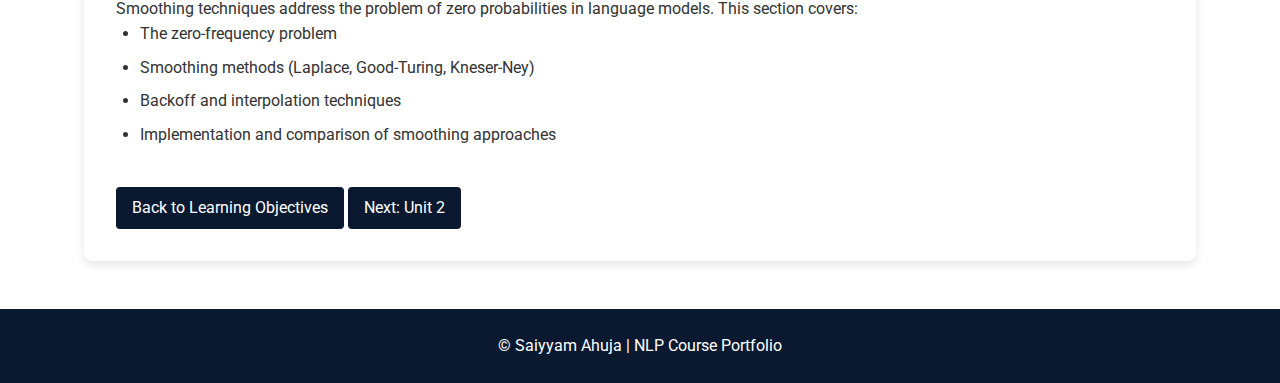
<file: unit1.html>
<!DOCTYPE html>
<html lang="en">
<head>
    <meta charset="UTF-8">
    <meta name="viewport" content="width=device-width, initial-scale=1.0">
    <title>Unit 1: Overview and Word Level Analysis | NLP Portfolio</title>
    <link rel="stylesheet" href="styles.css">
    <link href="https://fonts.googleapis.com/css2?family=Roboto:wght@300;400;500;700&display=swap" rel="stylesheet">
</head>
<body>
    <header>
        <div class="container navbar">
            <a href="index.html" class="logo">NLP Portfolio</a>
            <nav>
                <ul class="nav-links">
                    <li><a href="index.html">Home</a></li>
                    <li><a href="about.html">About the Course</a></li>
                    <li><a href="objectives.html">Learning Objectives</a></li>
                    <li class="dropdown">
                        <a href="#">Units</a>
                        <div class="dropdown-content">
                            <a href="unit1.html">Unit 1</a>
                            <a href="unit2.html">Unit 2</a>
                            <a href="unit3.html">Unit 3</a>
                            <a href="unit4.html">Unit 4</a>
                            <a href="unit5.html">Unit 5</a>
                        </div>
                    </li>
                    <li><a href="reflection.html">Reflection</a></li>
                    <li><a href="achievements.html">Achievements</a></li>
                </ul>
            </nav>
            <div class="hamburger">
                <span class="bar"></span>
                <span class="bar"></span>
                <span class="bar"></span>
            </div>
        </div>
    </header>

    <section class="hero">
        <div class="container">
            <h1>Unit 1: Overview and Word Level Analysis</h1>
            <p>9 Hours</p>
        </div>
    </section>

    <main class="container">
        <section class="section">
            <div class="unit-content">
                <h2>Unit Overview</h2>
                <p>This unit provides a foundational understanding of Natural Language Processing and introduces essential techniques for word-level analysis. Students learn about the basic concepts, applications, and methods used in the initial stages of language processing.</p>
                
                <div class="download-section">
                    <a href="Short notes/UNIT_1_NLP.pdf" class="btn" target="_blank">Download Unit 1 Notes (PDF)</a>
                </div>
                <h3>Introduction to Natural Language Processing</h3>
                <p>Natural Language Processing (NLP) is a field at the intersection of computer science, artificial intelligence, and linguistics that focuses on enabling computers to understand, interpret, and generate human language. This section covers the history, evolution, and current state of NLP research and applications.</p>
                
                <h3>Applications of NLP</h3>
                <p>NLP has numerous practical applications across various domains:</p>
                <ul>
                    <li>Machine translation</li>
                    <li>Sentiment analysis</li>
                    <li>Text summarization</li>
                    <li>Question answering systems</li>
                    <li>Chatbots and virtual assistants</li>
                    <li>Information extraction</li>
                    <li>Speech recognition</li>
                </ul>
                
                <h3>Levels of NLP</h3>
                <p>NLP involves multiple levels of language analysis:</p>
                <ul>
                    <li><strong>Phonological level:</strong> Dealing with speech sounds</li>
                    <li><strong>Morphological level:</strong> Analyzing word structure and formation</li>
                    <li><strong>Lexical level:</strong> Focusing on individual words and their meanings</li>
                    <li><strong>Syntactic level:</strong> Examining sentence structure and grammar</li>
                    <li><strong>Semantic level:</strong> Understanding meaning in language</li>
                    <li><strong>Discourse level:</strong> Analyzing text beyond individual sentences</li>
                    <li><strong>Pragmatic level:</strong> Interpreting language in context</li>
                </ul>
                
                <h3>Regular Expressions</h3>
                <p>Regular expressions (regex) are powerful pattern-matching tools used in text processing. This section covers regex syntax, operators, and their application in NLP tasks such as text extraction, validation, and search operations.</p>
                
                <h3>Morphological Analysis</h3>
                <p>Morphological analysis involves studying the structure of words and how they're formed. This includes understanding:</p>
                <ul>
                    <li>Morphemes (smallest meaningful units in language)</li>
                    <li>Word formation processes (affixation, compounding, etc.)</li>
                    <li>Computational approaches to morphological analysis</li>
                </ul>
                
                <h3>Tokenization</h3>
                <p>Tokenization is the process of breaking text into smaller units called tokens (usually words, phrases, or sentences). This section covers:</p>
                <ul>
                    <li>Word tokenization techniques</li>
                    <li>Sentence tokenization</li>
                    <li>Challenges in tokenization (handling punctuation, contractions, etc.)</li>
                    <li>Implementation of tokenizers</li>
                </ul>
                
                <h3>Stemming and Lemmatization</h3>
                <p>These techniques reduce words to their base or root forms:</p>
                <ul>
                    <li><strong>Stemming:</strong> Removing word suffixes using heuristic rules (Porter, Snowball stemmers)</li>
                    <li><strong>Lemmatization:</strong> Converting words to their dictionary form (lemma) using vocabulary and morphological analysis</li>
                    <li>Comparison of stemming vs. lemmatization approaches</li>
                </ul>
                
                <h3>Feature Extraction: Term Frequency (TF), Inverse Document Frequency (IDF)</h3>
                <p>This section covers statistical methods for representing text data:</p>
                <ul>
                    <li><strong>Term Frequency (TF):</strong> Measuring how frequently a term appears in a document</li>
                    <li><strong>Inverse Document Frequency (IDF):</strong> Measuring how important a term is across a collection of documents</li>
                    <li>Mathematical formulations and implementations</li>
                </ul>
                
                <h3>Modeling using TF-IDF</h3>
                <p>TF-IDF (Term Frequency-Inverse Document Frequency) is a numerical statistic that reflects the importance of a word in a document collection. This section covers:</p>
                <ul>
                    <li>TF-IDF calculation and interpretation</li>
                    <li>Vector space model for document representation</li>
                    <li>Applications in information retrieval and text classification</li>
                    <li>Implementation using libraries like scikit-learn</li>
                </ul>
                
                <h3>Parts of Speech Tagging</h3>
                <p>Parts of Speech (POS) tagging involves labeling words in text according to their grammatical categories. This section covers:</p>
                <ul>
                    <li>POS categories and tagsets (Penn Treebank, Universal Dependencies)</li>
                    <li>Rule-based, statistical, and neural approaches to POS tagging</li>
                    <li>Evaluation metrics for POS taggers</li>
                    <li>Implementation using NLP libraries</li>
                </ul>
                
                <h3>Named Entity Recognition</h3>
                <p>Named Entity Recognition (NER) identifies and classifies named entities in text into predefined categories. This section covers:</p>
                <ul>
                    <li>Common entity types (person, organization, location, date, etc.)</li>
                    <li>Rule-based and machine learning approaches to NER</li>
                    <li>Evaluation of NER systems</li>
                    <li>Implementation and applications</li>
                </ul>
                
                <h3>N-grams</h3>
                <p>N-grams are contiguous sequences of n items from a given text. This section covers:</p>
                <ul>
                    <li>Unigrams, bigrams, trigrams, and higher-order n-grams</li>
                    <li>N-gram language models</li>
                    <li>Applications in text prediction, spelling correction, and machine translation</li>
                    <li>Implementation and evaluation</li>
                </ul>
                
                <h3>Smoothing</h3>
                <p>Smoothing techniques address the problem of zero probabilities in language models. This section covers:</p>
                <ul>
                    <li>The zero-frequency problem</li>
                    <li>Smoothing methods (Laplace, Good-Turing, Kneser-Ney)</li>
                    <li>Backoff and interpolation techniques</li>
                    <li>Implementation and comparison of smoothing approaches</li>
                </ul>
                
                <div class="navigation-links">
                    <a href="objectives.html" class="btn">Back to Learning Objectives</a>
                    <a href="unit2.html" class="btn">Next: Unit 2</a>
                </div>
            </div>
        </section>
    </main>

    <footer>
        <div class="container">
            <p>&copy; Saiyyam Ahuja | NLP Course Portfolio</p>
        </div>
    </footer>

    <script src="script.js"></script>
</body>
</html>
</file>
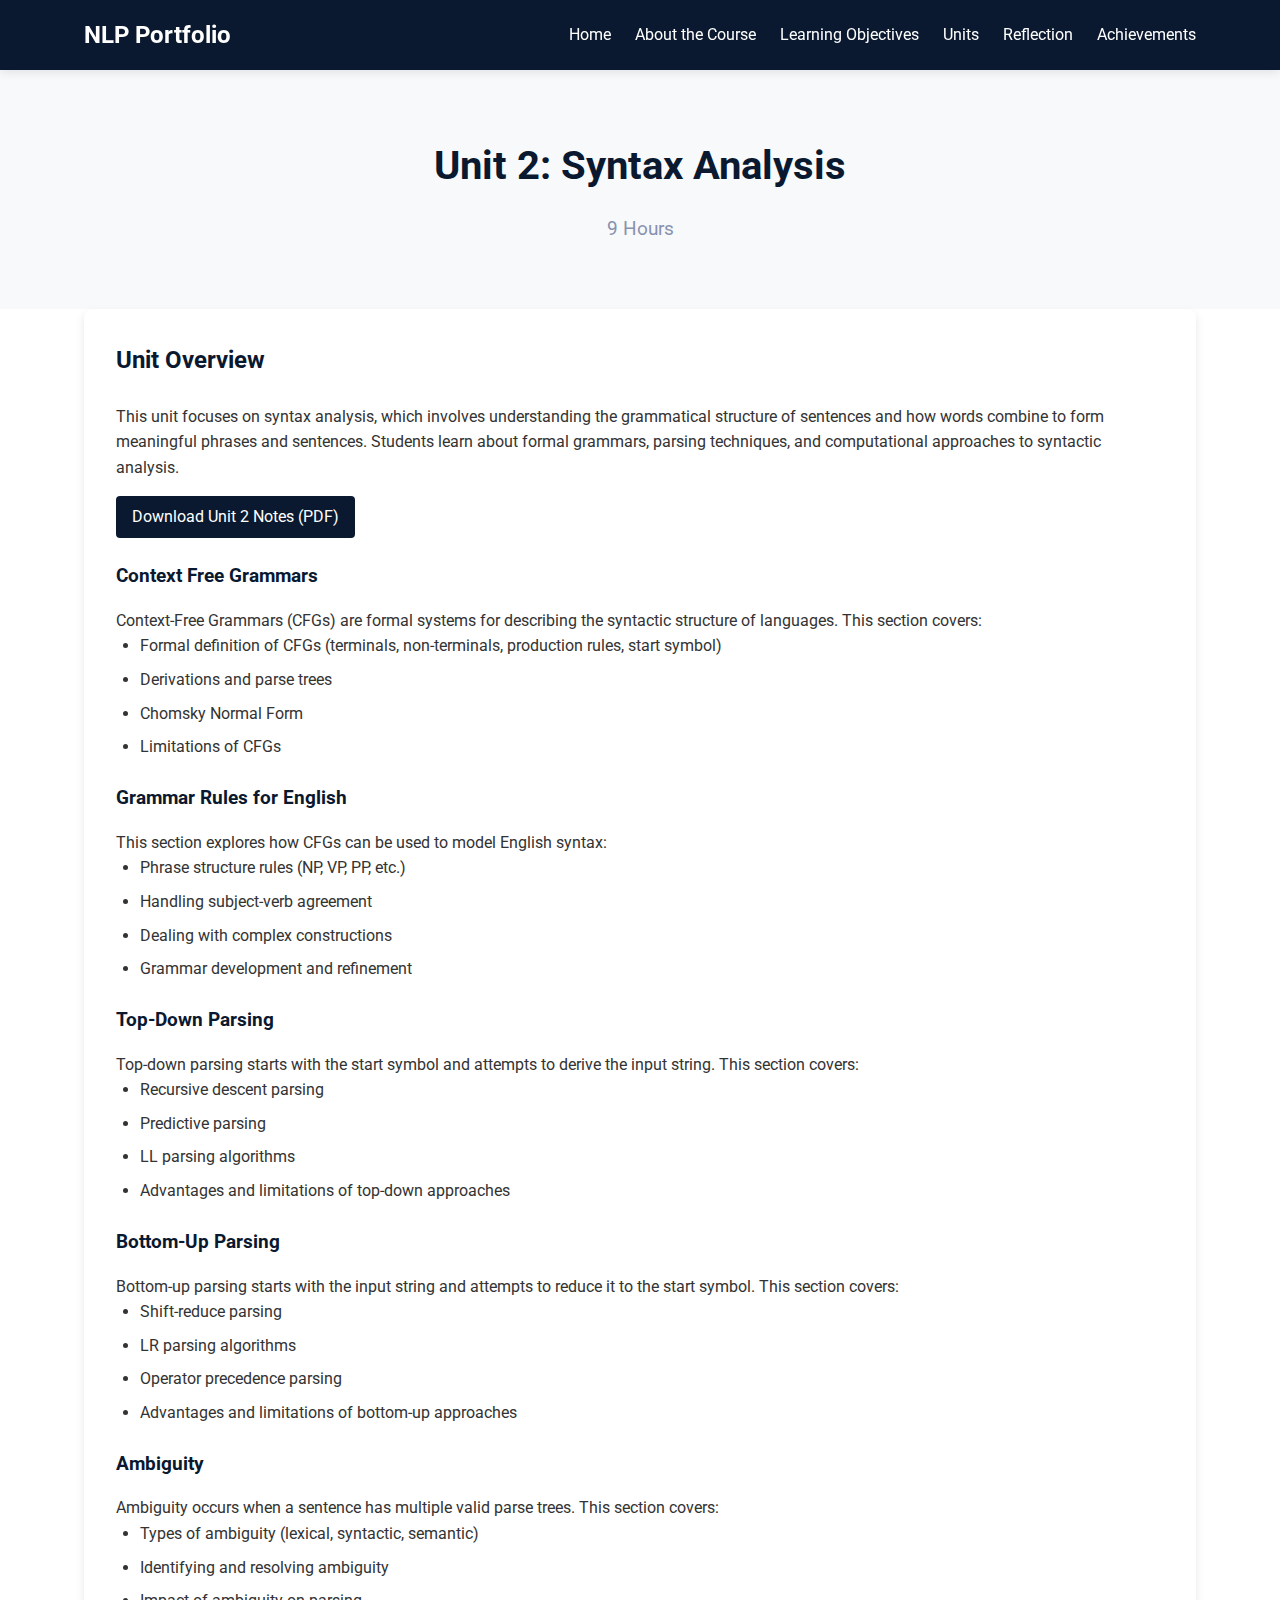
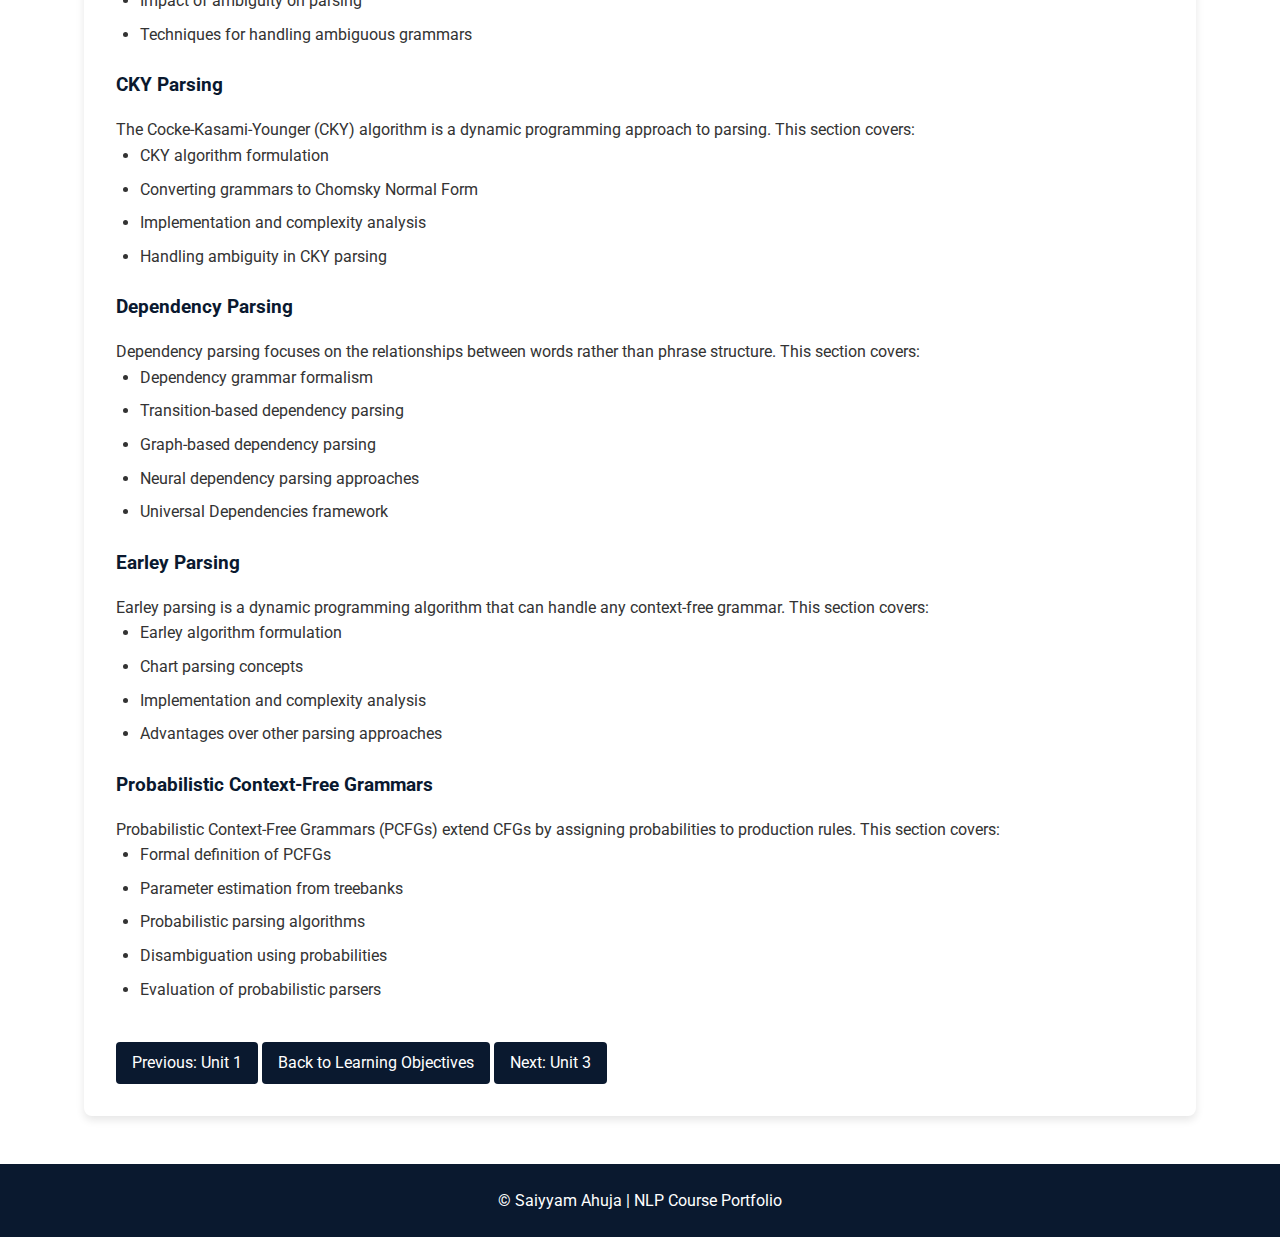
<file: unit2.html>
<!DOCTYPE html>
<html lang="en">
<head>
    <meta charset="UTF-8">
    <meta name="viewport" content="width=device-width, initial-scale=1.0">
    <title>Unit 2: Syntax Analysis | NLP Portfolio</title>
    <link rel="stylesheet" href="styles.css">
    <link href="https://fonts.googleapis.com/css2?family=Roboto:wght@300;400;500;700&display=swap" rel="stylesheet">
</head>
<body>
    <header>
        <div class="container navbar">
            <a href="index.html" class="logo">NLP Portfolio</a>
            <nav>
                <ul class="nav-links">
                    <li><a href="index.html">Home</a></li>
                    <li><a href="about.html">About the Course</a></li>
                    <li><a href="objectives.html">Learning Objectives</a></li>
                    <li class="dropdown">
                        <a href="#">Units</a>
                        <div class="dropdown-content">
                            <a href="unit1.html">Unit 1</a>
                            <a href="unit2.html">Unit 2</a>
                            <a href="unit3.html">Unit 3</a>
                            <a href="unit4.html">Unit 4</a>
                            <a href="unit5.html">Unit 5</a>
                        </div>
                    </li>
                    <li><a href="reflection.html">Reflection</a></li>
                    <li><a href="achievements.html">Achievements</a></li>
                </ul>
            </nav>
            <div class="hamburger">
                <span class="bar"></span>
                <span class="bar"></span>
                <span class="bar"></span>
            </div>
        </div>
    </header>

    <section class="hero">
        <div class="container">
            <h1>Unit 2: Syntax Analysis</h1>
            <p>9 Hours</p>
        </div>
    </section>

    <main class="container">
        <section class="section">
            <div class="unit-content">
                <h2>Unit Overview</h2>
                <p>This unit focuses on syntax analysis, which involves understanding the grammatical structure of sentences and how words combine to form meaningful phrases and sentences. Students learn about formal grammars, parsing techniques, and computational approaches to syntactic analysis.</p>
                
                <div class="download-section">
                    <a href="Short notes/UNIT_2_NLP.pdf" class="btn" target="_blank">Download Unit 2 Notes (PDF)</a>
                </div>
                
                <h3>Context Free Grammars</h3>
                <p>Context-Free Grammars (CFGs) are formal systems for describing the syntactic structure of languages. This section covers:</p>
                <ul>
                    <li>Formal definition of CFGs (terminals, non-terminals, production rules, start symbol)</li>
                    <li>Derivations and parse trees</li>
                    <li>Chomsky Normal Form</li>
                    <li>Limitations of CFGs</li>
                </ul>
                
                <h3>Grammar Rules for English</h3>
                <p>This section explores how CFGs can be used to model English syntax:</p>
                <ul>
                    <li>Phrase structure rules (NP, VP, PP, etc.)</li>
                    <li>Handling subject-verb agreement</li>
                    <li>Dealing with complex constructions</li>
                    <li>Grammar development and refinement</li>
                </ul>
                
                <h3>Top-Down Parsing</h3>
                <p>Top-down parsing starts with the start symbol and attempts to derive the input string. This section covers:</p>
                <ul>
                    <li>Recursive descent parsing</li>
                    <li>Predictive parsing</li>
                    <li>LL parsing algorithms</li>
                    <li>Advantages and limitations of top-down approaches</li>
                </ul>
                
                <h3>Bottom-Up Parsing</h3>
                <p>Bottom-up parsing starts with the input string and attempts to reduce it to the start symbol. This section covers:</p>
                <ul>
                    <li>Shift-reduce parsing</li>
                    <li>LR parsing algorithms</li>
                    <li>Operator precedence parsing</li>
                    <li>Advantages and limitations of bottom-up approaches</li>
                </ul>
                
                <h3>Ambiguity</h3>
                <p>Ambiguity occurs when a sentence has multiple valid parse trees. This section covers:</p>
                <ul>
                    <li>Types of ambiguity (lexical, syntactic, semantic)</li>
                    <li>Identifying and resolving ambiguity</li>
                    <li>Impact of ambiguity on parsing</li>
                    <li>Techniques for handling ambiguous grammars</li>
                </ul>
                
                <h3>CKY Parsing</h3>
                <p>The Cocke-Kasami-Younger (CKY) algorithm is a dynamic programming approach to parsing. This section covers:</p>
                <ul>
                    <li>CKY algorithm formulation</li>
                    <li>Converting grammars to Chomsky Normal Form</li>
                    <li>Implementation and complexity analysis</li>
                    <li>Handling ambiguity in CKY parsing</li>
                </ul>
                
                <h3>Dependency Parsing</h3>
                <p>Dependency parsing focuses on the relationships between words rather than phrase structure. This section covers:</p>
                <ul>
                    <li>Dependency grammar formalism</li>
                    <li>Transition-based dependency parsing</li>
                    <li>Graph-based dependency parsing</li>
                    <li>Neural dependency parsing approaches</li>
                    <li>Universal Dependencies framework</li>
                </ul>
                
                <h3>Earley Parsing</h3>
                <p>Earley parsing is a dynamic programming algorithm that can handle any context-free grammar. This section covers:</p>
                <ul>
                    <li>Earley algorithm formulation</li>
                    <li>Chart parsing concepts</li>
                    <li>Implementation and complexity analysis</li>
                    <li>Advantages over other parsing approaches</li>
                </ul>
                
                <h3>Probabilistic Context-Free Grammars</h3>
                <p>Probabilistic Context-Free Grammars (PCFGs) extend CFGs by assigning probabilities to production rules. This section covers:</p>
                <ul>
                    <li>Formal definition of PCFGs</li>
                    <li>Parameter estimation from treebanks</li>
                    <li>Probabilistic parsing algorithms</li>
                    <li>Disambiguation using probabilities</li>
                    <li>Evaluation of probabilistic parsers</li>
                </ul>
                
                <div class="navigation-links">
                    <a href="unit1.html" class="btn">Previous: Unit 1</a>
                    <a href="objectives.html" class="btn">Back to Learning Objectives</a>
                    <a href="unit3.html" class="btn">Next: Unit 3</a>
                </div>
            </div>
        </section>
    </main>

    <footer>
        <div class="container">
            <p>&copy; Saiyyam Ahuja | NLP Course Portfolio</p>
        </div>
    </footer>

    <script src="script.js"></script>
</body>
</html>
</file>
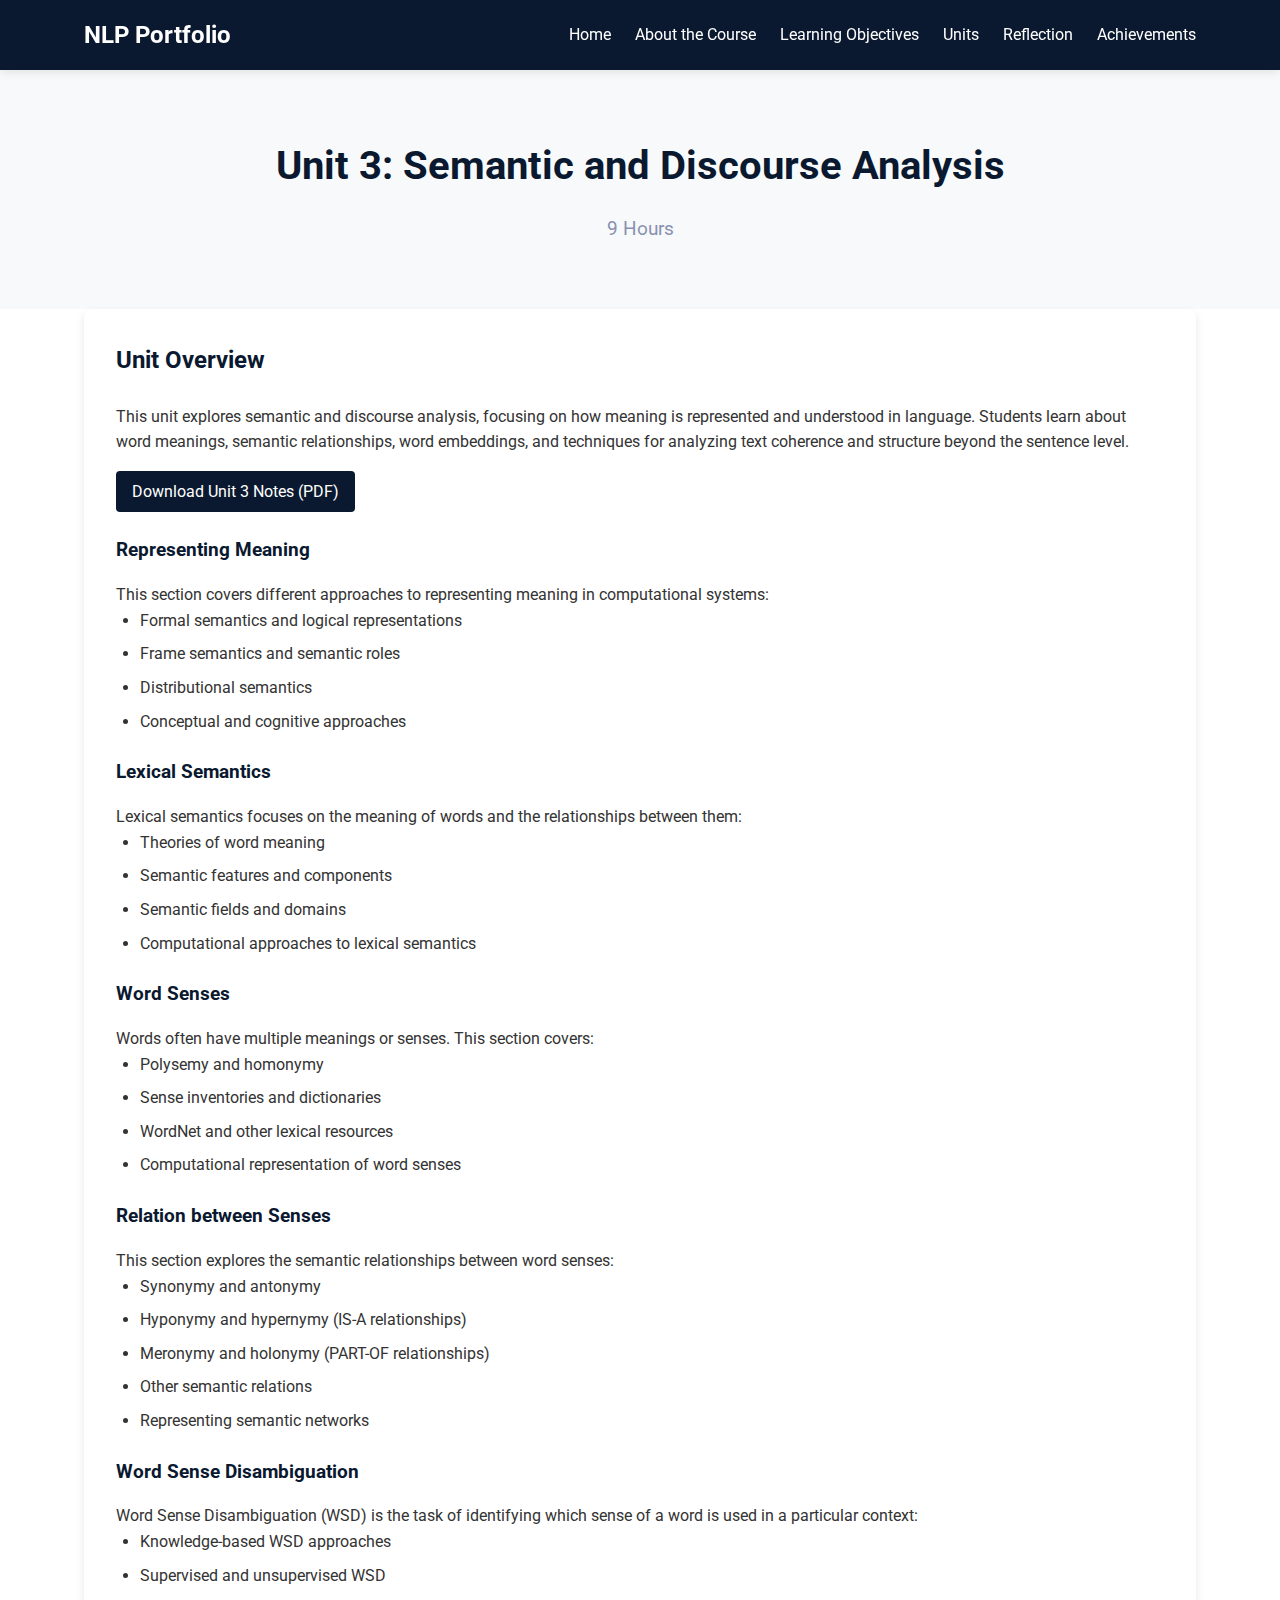
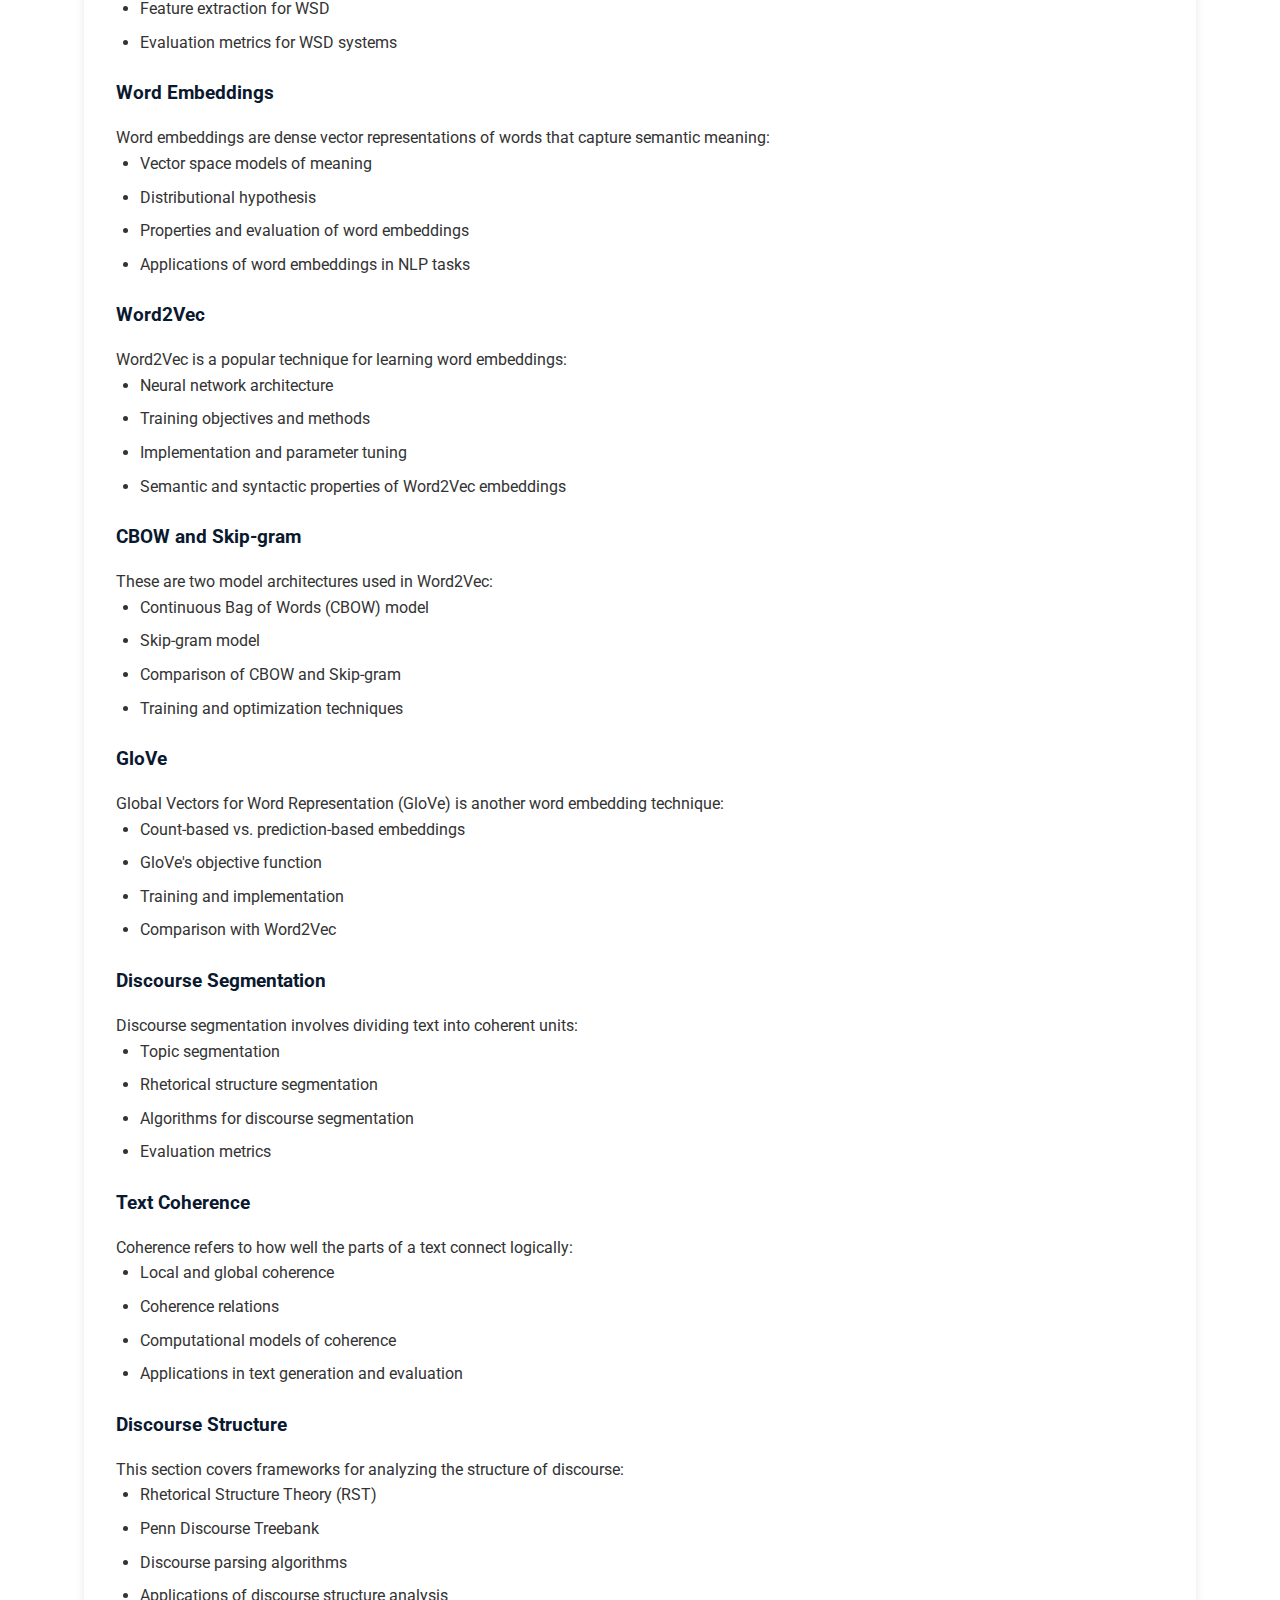
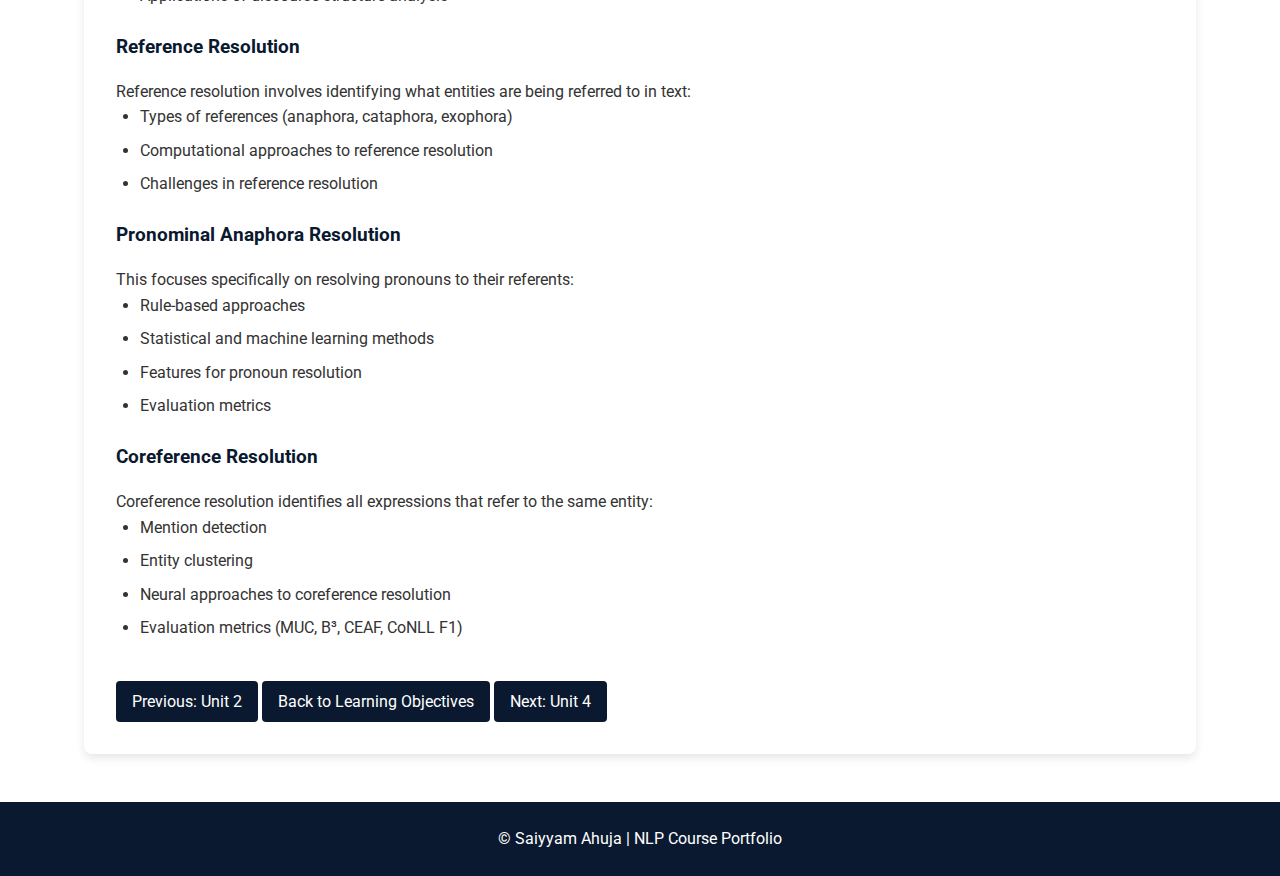
<file: unit3.html>
<!DOCTYPE html>
<html lang="en">
<head>
    <meta charset="UTF-8">
    <meta name="viewport" content="width=device-width, initial-scale=1.0">
    <title>Unit 3: Semantic and Discourse Analysis | NLP Portfolio</title>
    <link rel="stylesheet" href="styles.css">
    <link href="https://fonts.googleapis.com/css2?family=Roboto:wght@300;400;500;700&display=swap" rel="stylesheet">
</head>
<body>
    <header>
        <div class="container navbar">
            <a href="index.html" class="logo">NLP Portfolio</a>
            <nav>
                <ul class="nav-links">
                    <li><a href="index.html">Home</a></li>
                    <li><a href="about.html">About the Course</a></li>
                    <li><a href="objectives.html">Learning Objectives</a></li>
                    <li class="dropdown">
                        <a href="#">Units</a>
                        <div class="dropdown-content">
                            <a href="unit1.html">Unit 1</a>
                            <a href="unit2.html">Unit 2</a>
                            <a href="unit3.html">Unit 3</a>
                            <a href="unit4.html">Unit 4</a>
                            <a href="unit5.html">Unit 5</a>
                        </div>
                    </li>
                    <li><a href="reflection.html">Reflection</a></li>
                    <li><a href="achievements.html">Achievements</a></li>
                </ul>
            </nav>
            <div class="hamburger">
                <span class="bar"></span>
                <span class="bar"></span>
                <span class="bar"></span>
            </div>
        </div>
    </header>

    <section class="hero">
        <div class="container">
            <h1>Unit 3: Semantic and Discourse Analysis</h1>
            <p>9 Hours</p>
        </div>
    </section>

    <main class="container">
        <section class="section">
            <div class="unit-content">
                <h2>Unit Overview</h2>
                <p>This unit explores semantic and discourse analysis, focusing on how meaning is represented and understood in language. Students learn about word meanings, semantic relationships, word embeddings, and techniques for analyzing text coherence and structure beyond the sentence level.</p>
                
                <div class="download-section">
                    <a href="Short notes/UNIT_3_NLP.pdf" class="btn" target="_blank">Download Unit 3 Notes (PDF)</a>
                </div>
                <h3>Representing Meaning</h3>
                <p>This section covers different approaches to representing meaning in computational systems:</p>
                <ul>
                    <li>Formal semantics and logical representations</li>
                    <li>Frame semantics and semantic roles</li>
                    <li>Distributional semantics</li>
                    <li>Conceptual and cognitive approaches</li>
                </ul>
                
                <h3>Lexical Semantics</h3>
                <p>Lexical semantics focuses on the meaning of words and the relationships between them:</p>
                <ul>
                    <li>Theories of word meaning</li>
                    <li>Semantic features and components</li>
                    <li>Semantic fields and domains</li>
                    <li>Computational approaches to lexical semantics</li>
                </ul>
                
                <h3>Word Senses</h3>
                <p>Words often have multiple meanings or senses. This section covers:</p>
                <ul>
                    <li>Polysemy and homonymy</li>
                    <li>Sense inventories and dictionaries</li>
                    <li>WordNet and other lexical resources</li>
                    <li>Computational representation of word senses</li>
                </ul>
                
                <h3>Relation between Senses</h3>
                <p>This section explores the semantic relationships between word senses:</p>
                <ul>
                    <li>Synonymy and antonymy</li>
                    <li>Hyponymy and hypernymy (IS-A relationships)</li>
                    <li>Meronymy and holonymy (PART-OF relationships)</li>
                    <li>Other semantic relations</li>
                    <li>Representing semantic networks</li>
                </ul>
                
                <h3>Word Sense Disambiguation</h3>
                <p>Word Sense Disambiguation (WSD) is the task of identifying which sense of a word is used in a particular context:</p>
                <ul>
                    <li>Knowledge-based WSD approaches</li>
                    <li>Supervised and unsupervised WSD</li>
                    <li>Feature extraction for WSD</li>
                    <li>Evaluation metrics for WSD systems</li>
                </ul>
                
                <h3>Word Embeddings</h3>
                <p>Word embeddings are dense vector representations of words that capture semantic meaning:</p>
                <ul>
                    <li>Vector space models of meaning</li>
                    <li>Distributional hypothesis</li>
                    <li>Properties and evaluation of word embeddings</li>
                    <li>Applications of word embeddings in NLP tasks</li>
                </ul>
                
                <h3>Word2Vec</h3>
                <p>Word2Vec is a popular technique for learning word embeddings:</p>
                <ul>
                    <li>Neural network architecture</li>
                    <li>Training objectives and methods</li>
                    <li>Implementation and parameter tuning</li>
                    <li>Semantic and syntactic properties of Word2Vec embeddings</li>
                </ul>
                
                <h3>CBOW and Skip-gram</h3>
                <p>These are two model architectures used in Word2Vec:</p>
                <ul>
                    <li>Continuous Bag of Words (CBOW) model</li>
                    <li>Skip-gram model</li>
                    <li>Comparison of CBOW and Skip-gram</li>
                    <li>Training and optimization techniques</li>
                </ul>
                
                <h3>GloVe</h3>
                <p>Global Vectors for Word Representation (GloVe) is another word embedding technique:</p>
                <ul>
                    <li>Count-based vs. prediction-based embeddings</li>
                    <li>GloVe's objective function</li>
                    <li>Training and implementation</li>
                    <li>Comparison with Word2Vec</li>
                </ul>
                
                <h3>Discourse Segmentation</h3>
                <p>Discourse segmentation involves dividing text into coherent units:</p>
                <ul>
                    <li>Topic segmentation</li>
                    <li>Rhetorical structure segmentation</li>
                    <li>Algorithms for discourse segmentation</li>
                    <li>Evaluation metrics</li>
                </ul>
                
                <h3>Text Coherence</h3>
                <p>Coherence refers to how well the parts of a text connect logically:</p>
                <ul>
                    <li>Local and global coherence</li>
                    <li>Coherence relations</li>
                    <li>Computational models of coherence</li>
                    <li>Applications in text generation and evaluation</li>
                </ul>
                
                <h3>Discourse Structure</h3>
                <p>This section covers frameworks for analyzing the structure of discourse:</p>
                <ul>
                    <li>Rhetorical Structure Theory (RST)</li>
                    <li>Penn Discourse Treebank</li>
                    <li>Discourse parsing algorithms</li>
                    <li>Applications of discourse structure analysis</li>
                </ul>
                
                <h3>Reference Resolution</h3>
                <p>Reference resolution involves identifying what entities are being referred to in text:</p>
                <ul>
                    <li>Types of references (anaphora, cataphora, exophora)</li>
                    <li>Computational approaches to reference resolution</li>
                    <li>Challenges in reference resolution</li>
                </ul>
                
                <h3>Pronominal Anaphora Resolution</h3>
                <p>This focuses specifically on resolving pronouns to their referents:</p>
                <ul>
                    <li>Rule-based approaches</li>
                    <li>Statistical and machine learning methods</li>
                    <li>Features for pronoun resolution</li>
                    <li>Evaluation metrics</li>
                </ul>
                
                <h3>Coreference Resolution</h3>
                <p>Coreference resolution identifies all expressions that refer to the same entity:</p>
                <ul>
                    <li>Mention detection</li>
                    <li>Entity clustering</li>
                    <li>Neural approaches to coreference resolution</li>
                    <li>Evaluation metrics (MUC, B³, CEAF, CoNLL F1)</li>
                </ul>
                
                <div class="navigation-links">
                    <a href="unit2.html" class="btn">Previous: Unit 2</a>
                    <a href="objectives.html" class="btn">Back to Learning Objectives</a>
                    <a href="unit4.html" class="btn">Next: Unit 4</a>
                </div>
            </div>
        </section>
    </main>

    <footer>
        <div class="container">
            <p>&copy; Saiyyam Ahuja | NLP Course Portfolio</p>
        </div>
    </footer>

    <script src="script.js"></script>
</body>
</html>
</file>
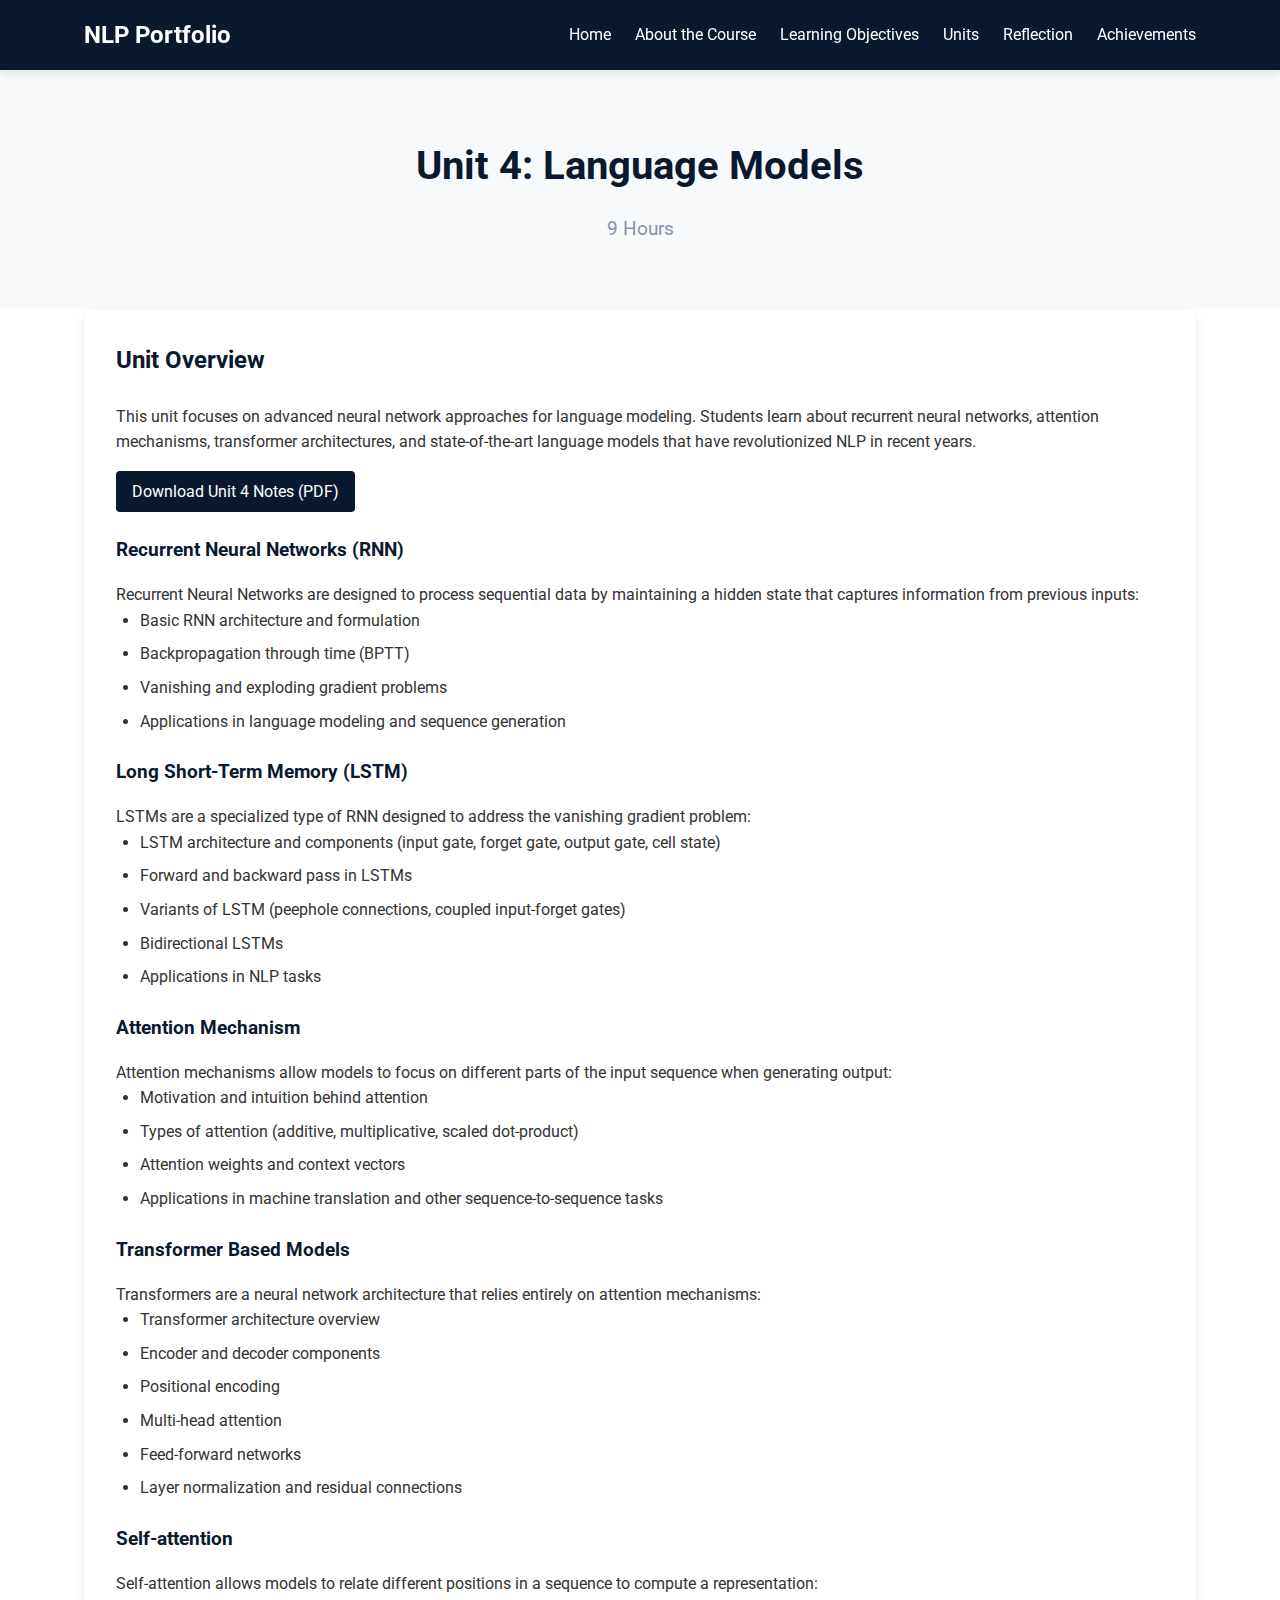
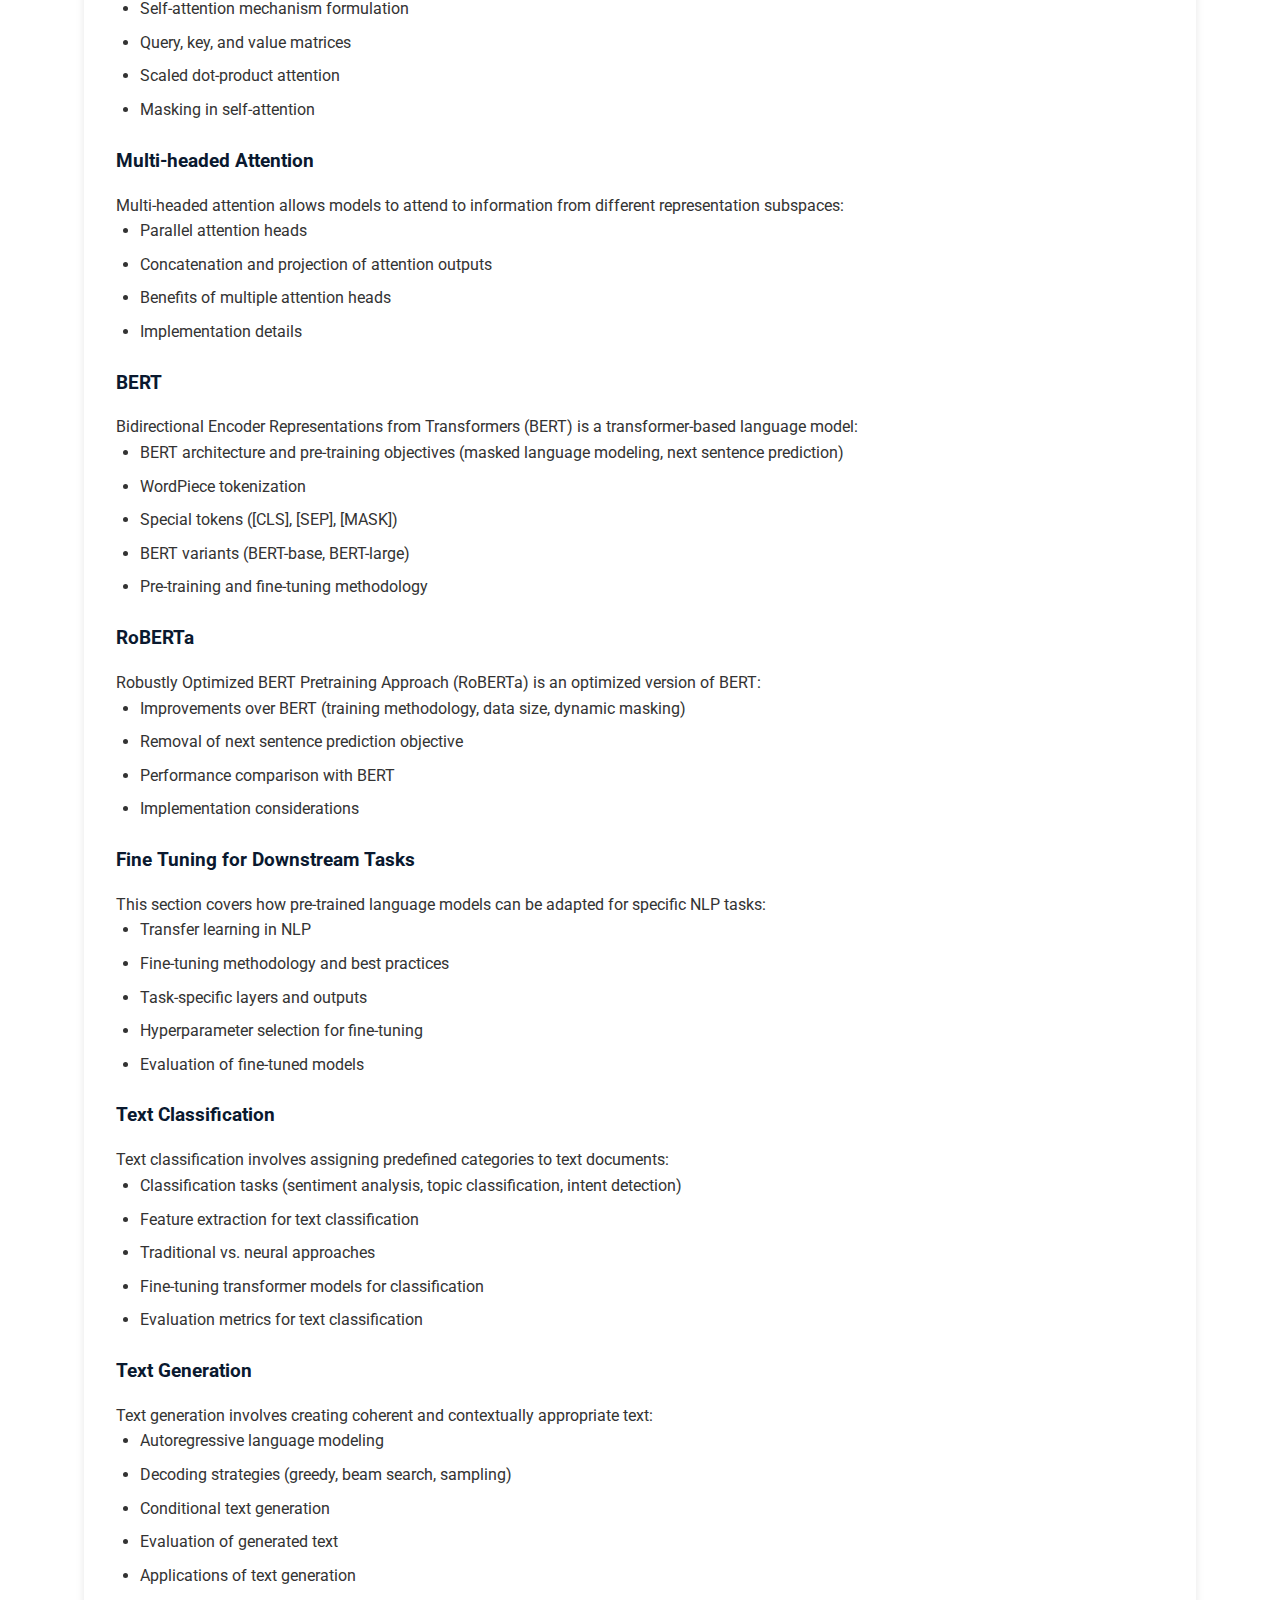
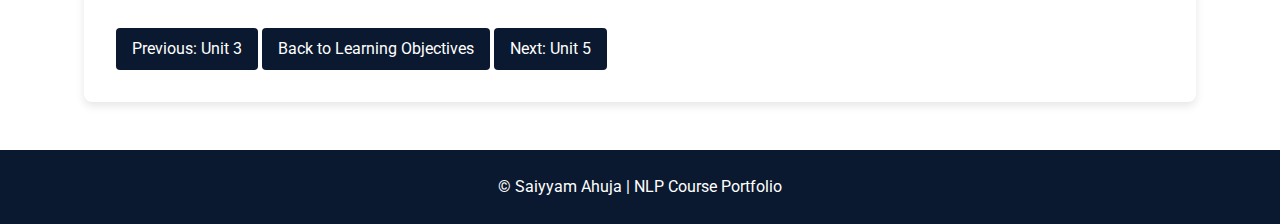
<file: unit4.html>
<!DOCTYPE html>
<html lang="en">
<head>
    <meta charset="UTF-8">
    <meta name="viewport" content="width=device-width, initial-scale=1.0">
    <title>Unit 4: Language Models | NLP Portfolio</title>
    <link rel="stylesheet" href="styles.css">
    <link href="https://fonts.googleapis.com/css2?family=Roboto:wght@300;400;500;700&display=swap" rel="stylesheet">
</head>
<body>
    <header>
        <div class="container navbar">
            <a href="index.html" class="logo">NLP Portfolio</a>
            <nav>
                <ul class="nav-links">
                    <li><a href="index.html">Home</a></li>
                    <li><a href="about.html">About the Course</a></li>
                    <li><a href="objectives.html">Learning Objectives</a></li>
                    <li class="dropdown">
                        <a href="#">Units</a>
                        <div class="dropdown-content">
                            <a href="unit1.html">Unit 1</a>
                            <a href="unit2.html">Unit 2</a>
                            <a href="unit3.html">Unit 3</a>
                            <a href="unit4.html">Unit 4</a>
                            <a href="unit5.html">Unit 5</a>
                        </div>
                    </li>
                    <li><a href="reflection.html">Reflection</a></li>
                    <li><a href="achievements.html">Achievements</a></li>
                </ul>
            </nav>
            <div class="hamburger">
                <span class="bar"></span>
                <span class="bar"></span>
                <span class="bar"></span>
            </div>
        </div>
    </header>

    <section class="hero">
        <div class="container">
            <h1>Unit 4: Language Models</h1>
            <p>9 Hours</p>
        </div>
    </section>

    <main class="container">
        <section class="section">
            <div class="unit-content">
                <h2>Unit Overview</h2>
                <p>This unit focuses on advanced neural network approaches for language modeling. Students learn about recurrent neural networks, attention mechanisms, transformer architectures, and state-of-the-art language models that have revolutionized NLP in recent years.</p>
                
                <div class="download-section">
                    <a href="Short notes/UNIT_4_NLP.pdf" class="btn" target="_blank">Download Unit 4 Notes (PDF)</a>
                </div>
                
                <h3>Recurrent Neural Networks (RNN)</h3>
                <p>Recurrent Neural Networks are designed to process sequential data by maintaining a hidden state that captures information from previous inputs:</p>
                <ul>
                    <li>Basic RNN architecture and formulation</li>
                    <li>Backpropagation through time (BPTT)</li>
                    <li>Vanishing and exploding gradient problems</li>
                    <li>Applications in language modeling and sequence generation</li>
                </ul>
                
                <h3>Long Short-Term Memory (LSTM)</h3>
                <p>LSTMs are a specialized type of RNN designed to address the vanishing gradient problem:</p>
                <ul>
                    <li>LSTM architecture and components (input gate, forget gate, output gate, cell state)</li>
                    <li>Forward and backward pass in LSTMs</li>
                    <li>Variants of LSTM (peephole connections, coupled input-forget gates)</li>
                    <li>Bidirectional LSTMs</li>
                    <li>Applications in NLP tasks</li>
                </ul>
                
                <h3>Attention Mechanism</h3>
                <p>Attention mechanisms allow models to focus on different parts of the input sequence when generating output:</p>
                <ul>
                    <li>Motivation and intuition behind attention</li>
                    <li>Types of attention (additive, multiplicative, scaled dot-product)</li>
                    <li>Attention weights and context vectors</li>
                    <li>Applications in machine translation and other sequence-to-sequence tasks</li>
                </ul>
                
                <h3>Transformer Based Models</h3>
                <p>Transformers are a neural network architecture that relies entirely on attention mechanisms:</p>
                <ul>
                    <li>Transformer architecture overview</li>
                    <li>Encoder and decoder components</li>
                    <li>Positional encoding</li>
                    <li>Multi-head attention</li>
                    <li>Feed-forward networks</li>
                    <li>Layer normalization and residual connections</li>
                </ul>
                
                <h3>Self-attention</h3>
                <p>Self-attention allows models to relate different positions in a sequence to compute a representation:</p>
                <ul>
                    <li>Self-attention mechanism formulation</li>
                    <li>Query, key, and value matrices</li>
                    <li>Scaled dot-product attention</li>
                    <li>Masking in self-attention</li>
                </ul>
                
                <h3>Multi-headed Attention</h3>
                <p>Multi-headed attention allows models to attend to information from different representation subspaces:</p>
                <ul>
                    <li>Parallel attention heads</li>
                    <li>Concatenation and projection of attention outputs</li>
                    <li>Benefits of multiple attention heads</li>
                    <li>Implementation details</li>
                </ul>
                
                <h3>BERT</h3>
                <p>Bidirectional Encoder Representations from Transformers (BERT) is a transformer-based language model:</p>
                <ul>
                    <li>BERT architecture and pre-training objectives (masked language modeling, next sentence prediction)</li>
                    <li>WordPiece tokenization</li>
                    <li>Special tokens ([CLS], [SEP], [MASK])</li>
                    <li>BERT variants (BERT-base, BERT-large)</li>
                    <li>Pre-training and fine-tuning methodology</li>
                </ul>
                
                <h3>RoBERTa</h3>
                <p>Robustly Optimized BERT Pretraining Approach (RoBERTa) is an optimized version of BERT:</p>
                <ul>
                    <li>Improvements over BERT (training methodology, data size, dynamic masking)</li>
                    <li>Removal of next sentence prediction objective</li>
                    <li>Performance comparison with BERT</li>
                    <li>Implementation considerations</li>
                </ul>
                
                <h3>Fine Tuning for Downstream Tasks</h3>
                <p>This section covers how pre-trained language models can be adapted for specific NLP tasks:</p>
                <ul>
                    <li>Transfer learning in NLP</li>
                    <li>Fine-tuning methodology and best practices</li>
                    <li>Task-specific layers and outputs</li>
                    <li>Hyperparameter selection for fine-tuning</li>
                    <li>Evaluation of fine-tuned models</li>
                </ul>
                
                <h3>Text Classification</h3>
                <p>Text classification involves assigning predefined categories to text documents:</p>
                <ul>
                    <li>Classification tasks (sentiment analysis, topic classification, intent detection)</li>
                    <li>Feature extraction for text classification</li>
                    <li>Traditional vs. neural approaches</li>
                    <li>Fine-tuning transformer models for classification</li>
                    <li>Evaluation metrics for text classification</li>
                </ul>
                
                <h3>Text Generation</h3>
                <p>Text generation involves creating coherent and contextually appropriate text:</p>
                <ul>
                    <li>Autoregressive language modeling</li>
                    <li>Decoding strategies (greedy, beam search, sampling)</li>
                    <li>Conditional text generation</li>
                    <li>Evaluation of generated text</li>
                    <li>Applications of text generation</li>
                </ul>
                
                <div class="navigation-links">
                    <a href="unit3.html" class="btn">Previous: Unit 3</a>
                    <a href="objectives.html" class="btn">Back to Learning Objectives</a>
                    <a href="unit5.html" class="btn">Next: Unit 5</a>
                </div>
            </div>
        </section>
    </main>

    <footer>
        <div class="container">
            <p>&copy; Saiyyam Ahuja | NLP Course Portfolio</p>
        </div>
    </footer>

    <script src="script.js"></script>
</body>
</html>
</file>
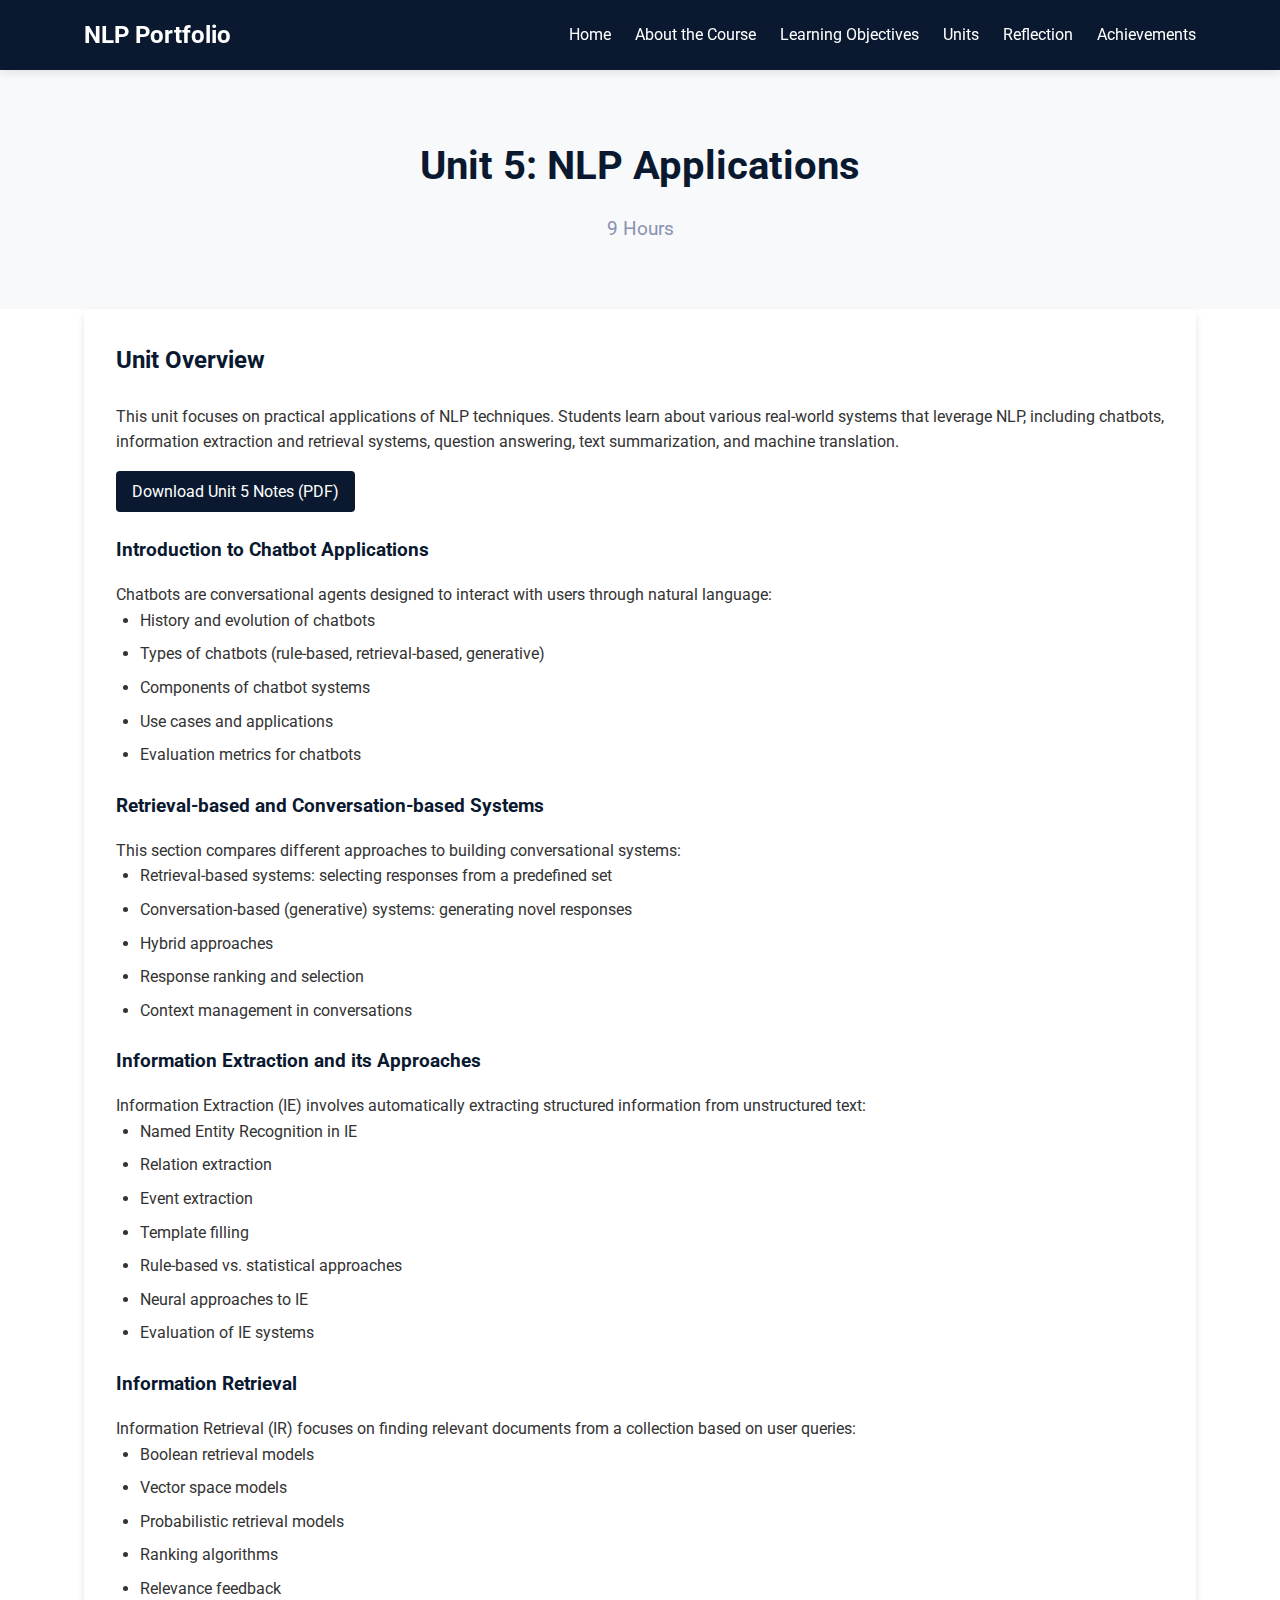
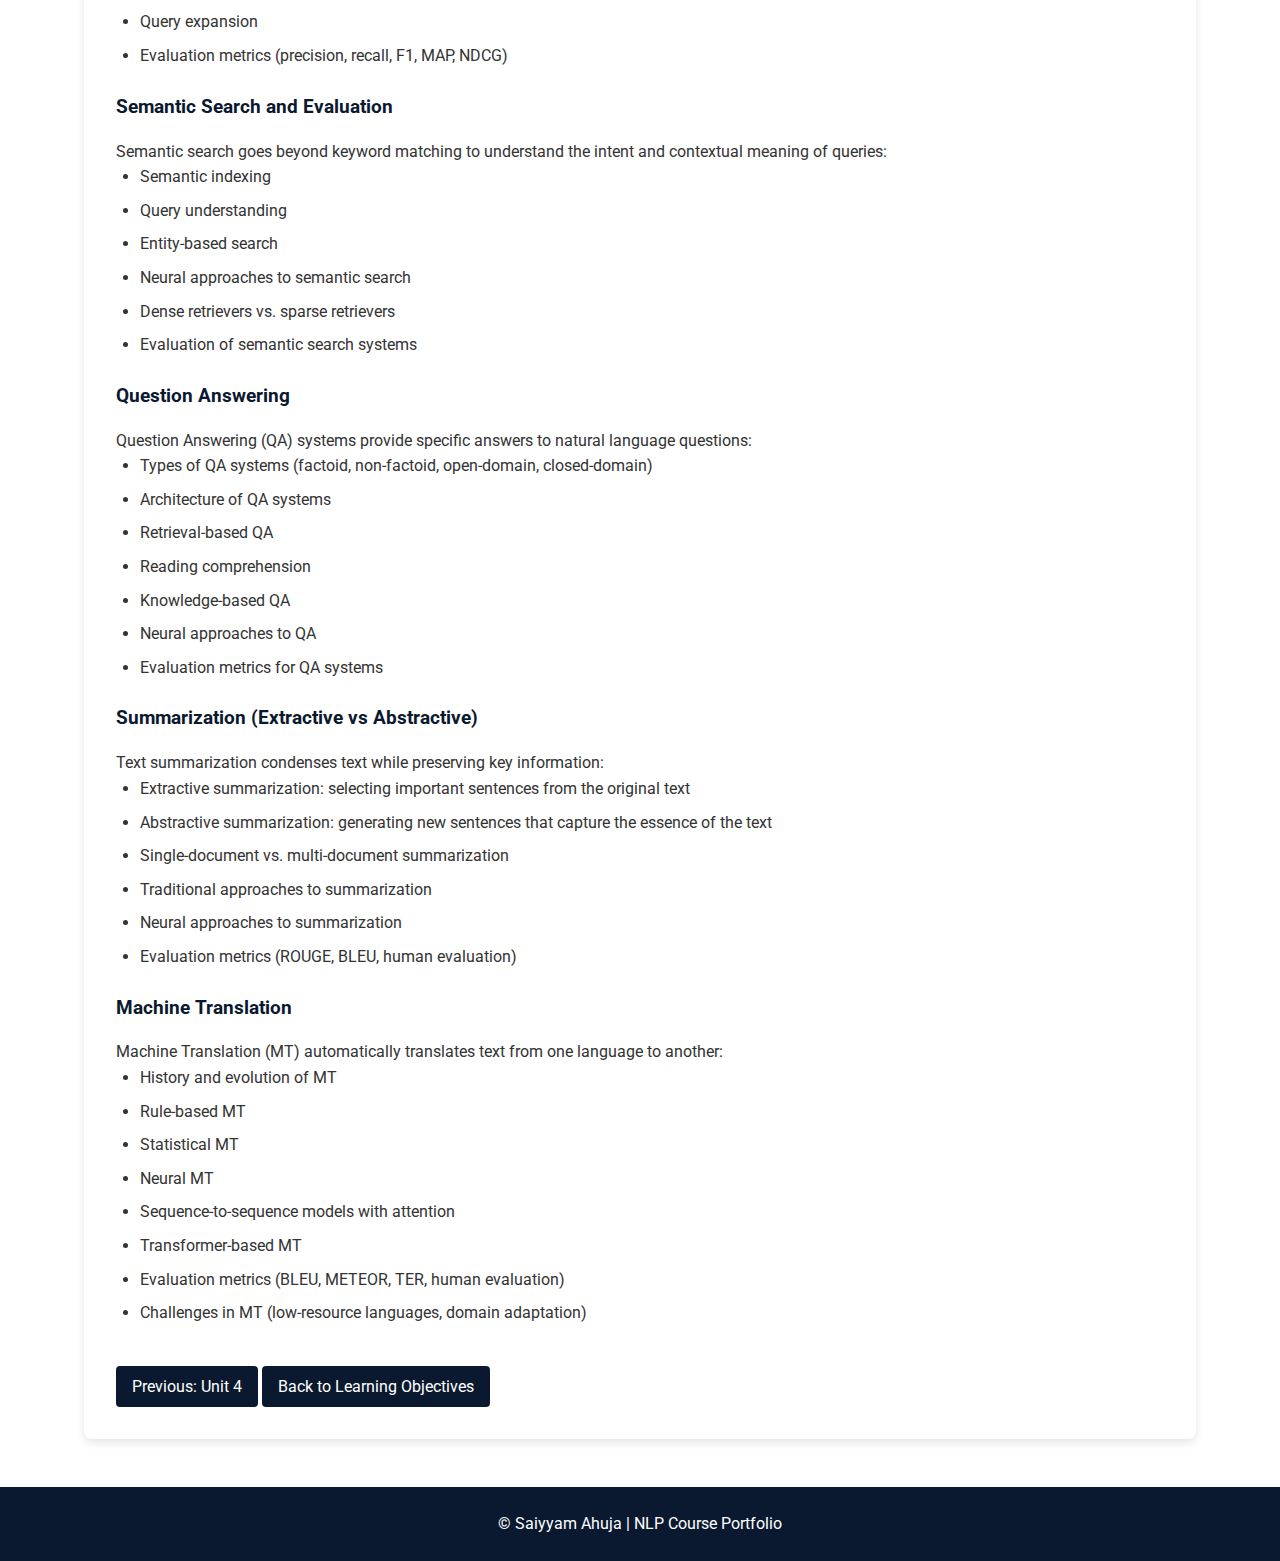
<file: unit5.html>
<!DOCTYPE html>
<html lang="en">
<head>
    <meta charset="UTF-8">
    <meta name="viewport" content="width=device-width, initial-scale=1.0">
    <title>Unit 5: NLP Applications | NLP Portfolio</title>
    <link rel="stylesheet" href="styles.css">
    <link href="https://fonts.googleapis.com/css2?family=Roboto:wght@300;400;500;700&display=swap" rel="stylesheet">
</head>
<body>
    <header>
        <div class="container navbar">
            <a href="index.html" class="logo">NLP Portfolio</a>
            <nav>
                <ul class="nav-links">
                    <li><a href="index.html">Home</a></li>
                    <li><a href="about.html">About the Course</a></li>
                    <li><a href="objectives.html">Learning Objectives</a></li>
                    <li class="dropdown">
                        <a href="#">Units</a>
                        <div class="dropdown-content">
                            <a href="unit1.html">Unit 1</a>
                            <a href="unit2.html">Unit 2</a>
                            <a href="unit3.html">Unit 3</a>
                            <a href="unit4.html">Unit 4</a>
                            <a href="unit5.html">Unit 5</a>
                        </div>
                    </li>
                    <li><a href="reflection.html">Reflection</a></li>
                    <li><a href="achievements.html">Achievements</a></li>
                </ul>
            </nav>
            <div class="hamburger">
                <span class="bar"></span>
                <span class="bar"></span>
                <span class="bar"></span>
            </div>
        </div>
    </header>

    <section class="hero">
        <div class="container">
            <h1>Unit 5: NLP Applications</h1>
            <p>9 Hours</p>
        </div>
    </section>

    <main class="container">
        <section class="section">
            <div class="unit-content">
                <h2>Unit Overview</h2>
                <p>This unit focuses on practical applications of NLP techniques. Students learn about various real-world systems that leverage NLP, including chatbots, information extraction and retrieval systems, question answering, text summarization, and machine translation.</p>
                
                <div class="download-section">
                    <a href="Short notes/UNIT_5_NLP.pdf" class="btn" target="_blank">Download Unit 5 Notes (PDF)</a>
                </div>
                <h3>Introduction to Chatbot Applications</h3>
                <p>Chatbots are conversational agents designed to interact with users through natural language:</p>
                <ul>
                    <li>History and evolution of chatbots</li>
                    <li>Types of chatbots (rule-based, retrieval-based, generative)</li>
                    <li>Components of chatbot systems</li>
                    <li>Use cases and applications</li>
                    <li>Evaluation metrics for chatbots</li>
                </ul>
                
                <h3>Retrieval-based and Conversation-based Systems</h3>
                <p>This section compares different approaches to building conversational systems:</p>
                <ul>
                    <li>Retrieval-based systems: selecting responses from a predefined set</li>
                    <li>Conversation-based (generative) systems: generating novel responses</li>
                    <li>Hybrid approaches</li>
                    <li>Response ranking and selection</li>
                    <li>Context management in conversations</li>
                </ul>
                
                <h3>Information Extraction and its Approaches</h3>
                <p>Information Extraction (IE) involves automatically extracting structured information from unstructured text:</p>
                <ul>
                    <li>Named Entity Recognition in IE</li>
                    <li>Relation extraction</li>
                    <li>Event extraction</li>
                    <li>Template filling</li>
                    <li>Rule-based vs. statistical approaches</li>
                    <li>Neural approaches to IE</li>
                    <li>Evaluation of IE systems</li>
                </ul>
                
                <h3>Information Retrieval</h3>
                <p>Information Retrieval (IR) focuses on finding relevant documents from a collection based on user queries:</p>
                <ul>
                    <li>Boolean retrieval models</li>
                    <li>Vector space models</li>
                    <li>Probabilistic retrieval models</li>
                    <li>Ranking algorithms</li>
                    <li>Relevance feedback</li>
                    <li>Query expansion</li>
                    <li>Evaluation metrics (precision, recall, F1, MAP, NDCG)</li>
                </ul>
                
                <h3>Semantic Search and Evaluation</h3>
                <p>Semantic search goes beyond keyword matching to understand the intent and contextual meaning of queries:</p>
                <ul>
                    <li>Semantic indexing</li>
                    <li>Query understanding</li>
                    <li>Entity-based search</li>
                    <li>Neural approaches to semantic search</li>
                    <li>Dense retrievers vs. sparse retrievers</li>
                    <li>Evaluation of semantic search systems</li>
                </ul>
                
                <h3>Question Answering</h3>
                <p>Question Answering (QA) systems provide specific answers to natural language questions:</p>
                <ul>
                    <li>Types of QA systems (factoid, non-factoid, open-domain, closed-domain)</li>
                    <li>Architecture of QA systems</li>
                    <li>Retrieval-based QA</li>
                    <li>Reading comprehension</li>
                    <li>Knowledge-based QA</li>
                    <li>Neural approaches to QA</li>
                    <li>Evaluation metrics for QA systems</li>
                </ul>
                
                <h3>Summarization (Extractive vs Abstractive)</h3>
                <p>Text summarization condenses text while preserving key information:</p>
                <ul>
                    <li>Extractive summarization: selecting important sentences from the original text</li>
                    <li>Abstractive summarization: generating new sentences that capture the essence of the text</li>
                    <li>Single-document vs. multi-document summarization</li>
                    <li>Traditional approaches to summarization</li>
                    <li>Neural approaches to summarization</li>
                    <li>Evaluation metrics (ROUGE, BLEU, human evaluation)</li>
                </ul>
                
                <h3>Machine Translation</h3>
                <p>Machine Translation (MT) automatically translates text from one language to another:</p>
                <ul>
                    <li>History and evolution of MT</li>
                    <li>Rule-based MT</li>
                    <li>Statistical MT</li>
                    <li>Neural MT</li>
                    <li>Sequence-to-sequence models with attention</li>
                    <li>Transformer-based MT</li>
                    <li>Evaluation metrics (BLEU, METEOR, TER, human evaluation)</li>
                    <li>Challenges in MT (low-resource languages, domain adaptation)</li>
                </ul>
                
                <div class="navigation-links">
                    <a href="unit4.html" class="btn">Previous: Unit 4</a>
                    <a href="objectives.html" class="btn">Back to Learning Objectives</a>
                </div>
            </div>
        </section>
    </main>

    <footer>
        <div class="container">
            <p>&copy; Saiyyam Ahuja | NLP Course Portfolio</p>
        </div>
    </footer>

    <script src="script.js"></script>
</body>
</html>
</file>
<file: styles.css>
/* Main CSS file for NLP Portfolio */
:root {
  --primary-color: #0a192f;  /* Navy blue */
  --secondary-color: #8892b0; /* Grey */
  --accent-color: #64ffda;   /* Accent color for highlights */
  --background-color: #ffffff; /* White background */
  --text-color: #333333;     /* Dark text */
}

* {
  margin: 0;
  padding: 0;
  box-sizing: border-box;
}

body {
  font-family: 'Roboto', Arial, sans-serif;
  line-height: 1.6;
  color: var(--text-color);
  background-color: var(--background-color);
}

.container {
  width: 90%;
  max-width: 1200px;
  margin: 0 auto;
  padding: 0 20px;
}

/* Header and Navigation */
header {
  background-color: var(--primary-color);
  color: white;
  padding: 1rem 0;
  position: sticky;
  top: 0;
  z-index: 100;
  box-shadow: 0 2px 10px rgba(0, 0, 0, 0.1);
}

.navbar {
  display: flex;
  justify-content: space-between;
  align-items: center;
}

.logo {
  font-size: 1.5rem;
  font-weight: bold;
  color: white;
  text-decoration: none;
}

.nav-links {
  display: flex;
  list-style: none;
}

.nav-links li {
  margin-left: 1.5rem;
}

.nav-links a {
  color: white;
  text-decoration: none;
  transition: color 0.3s;
}

.nav-links a:hover {
  color: var(--accent-color);
}

.dropdown {
  position: relative;
  display: inline-block;
}

.dropdown-content {
  display: none;
  position: absolute;
  background-color: var(--primary-color);
  min-width: 160px;
  box-shadow: 0px 8px 16px 0px rgba(0,0,0,0.2);
  z-index: 1;
}

.dropdown-content a {
  color: white;
  padding: 12px 16px;
  text-decoration: none;
  display: block;
}

.dropdown-content a:hover {
  background-color: rgba(255, 255, 255, 0.1);
}

.dropdown:hover .dropdown-content {
  display: block;
}

.hamburger {
  display: none;
  cursor: pointer;
}

.bar {
  display: block;
  width: 25px;
  height: 3px;
  margin: 5px auto;
  background-color: white;
  transition: all 0.3s ease-in-out;
}

/* Hero Section */
.hero {
  padding: 4rem 0;
  text-align: center;
  background-color: #f8f9fa;
}

.hero h1 {
  font-size: 2.5rem;
  margin-bottom: 1rem;
  color: var(--primary-color);
}

.hero p {
  font-size: 1.2rem;
  max-width: 800px;
  margin: 0 auto;
  color: var(--secondary-color);
}

/* Main Content */
main {
  padding: 2rem 0;
}

.section {
  margin-bottom: 3rem;
}

.section-title {
  font-size: 2rem;
  margin-bottom: 1.5rem;
  color: var(--primary-color);
  border-bottom: 2px solid var(--accent-color);
  padding-bottom: 0.5rem;
  display: inline-block;
}

/* Cards */
.card {
  background-color: white;
  border-radius: 8px;
  box-shadow: 0 4px 8px rgba(0, 0, 0, 0.1);
  padding: 1.5rem;
  margin-bottom: 1.5rem;
  transition: transform 0.3s ease;
}

.card:hover {
  transform: translateY(-5px);
}

.card h3 {
  color: var(--primary-color);
  margin-bottom: 1rem;
}

.card p {
  color: var(--secondary-color);
}

.btn {
  display: inline-block;
  background-color: var(--primary-color);
  color: white;
  padding: 0.5rem 1rem;
  border-radius: 4px;
  text-decoration: none;
  margin-top: 1rem;
  transition: background-color 0.3s;
}

.btn:hover {
  background-color: #0d2447;
}

/* Grid Layout */
.grid {
  display: grid;
  grid-template-columns: repeat(auto-fill, minmax(300px, 1fr));
  gap: 1.5rem;
}

/* Profile Sections */
.profile-section, .faculty-section {
  margin-bottom: 2rem;
}

.student-profile, .faculty-profile {
  display: flex;
  align-items: flex-start;
  gap: 2rem;
  margin-bottom: 1.5rem;
}

.profile-image {
  flex: 0 0 200px;
}

.profile-photo {
  width: 200px;
  height: 200px;
  object-fit: cover;
  border-radius: 8px;
  box-shadow: 0 4px 8px rgba(0, 0, 0, 0.1);
}

.profile-photo.circular {
  border-radius: 50%;
}

.faculty-info, .student-info {
  flex: 1;
}

.faculty-bio {
  margin-top: 1rem;
  line-height: 1.6;
}

/* Student Info */
.student-info {
  background-color: white;
  padding: 2rem;
  border-radius: 8px;
  box-shadow: 0 4px 8px rgba(0, 0, 0, 0.1);
  margin-bottom: 2rem;
}

.student-info h2 {
  color: var(--primary-color);
  margin-bottom: 1rem;
}

.student-info p {
  margin-bottom: 0.5rem;
}

.info-label {
  font-weight: bold;
  color: var(--primary-color);
}

/* Unit Content */
.unit-content {
  background-color: white;
  padding: 2rem;
  border-radius: 8px;
  box-shadow: 0 4px 8px rgba(0, 0, 0, 0.1);
}

.unit-content h2 {
  color: var(--primary-color);
  margin-bottom: 1.5rem;
}

.unit-content h3 {
  color: var(--primary-color);
  margin: 1.5rem 0 1rem;
}

.unit-content ul, .unit-content ol {
  margin-left: 1.5rem;
  margin-bottom: 1.5rem;
}

.unit-content li {
  margin-bottom: 0.5rem;
}

/* Reflection and Achievements */
.reflection-section, .achievements-section {
  background-color: white;
  padding: 2rem;
  border-radius: 8px;
  box-shadow: 0 4px 8px rgba(0, 0, 0, 0.1);
  margin-bottom: 2rem;
}

.reflection-section h3, .achievements-section h3 {
  color: var(--primary-color);
  margin: 1.5rem 0 1rem;
}

.reflection-section p, .achievements-section p {
  margin-bottom: 1rem;
}

/* Footer */
footer {
  background-color: var(--primary-color);
  color: white;
  text-align: center;
  padding: 1.5rem 0;
  margin-top: 2rem;
}

/* Responsive Design */
@media (max-width: 768px) {
  .nav-links {
    position: fixed;
    left: -100%;
    top: 5rem;
    flex-direction: column;
    background-color: var(--primary-color);
    width: 100%;
    text-align: center;
    transition: 0.3s;
    box-shadow: 0 10px 27px rgba(0, 0, 0, 0.05);
  }

  .nav-links.active {
    left: 0;
  }

  .nav-links li {
    margin: 2.5rem 0;
  }

  .hamburger {
    display: block;
  }

  .hamburger.active .bar:nth-child(2) {
    opacity: 0;
  }

  .hamburger.active .bar:nth-child(1) {
    transform: translateY(8px) rotate(45deg);
  }

  .hamburger.active .bar:nth-child(3) {
    transform: translateY(-8px) rotate(-45deg);
  }

  .dropdown-content {
    position: static;
    display: none;
    width: 100%;
    box-shadow: none;
    background-color: rgba(255, 255, 255, 0.1);
  }

  .dropdown.active .dropdown-content {
    display: block;
  }

  .grid {
    grid-template-columns: 1fr;
  }
}
</file>
